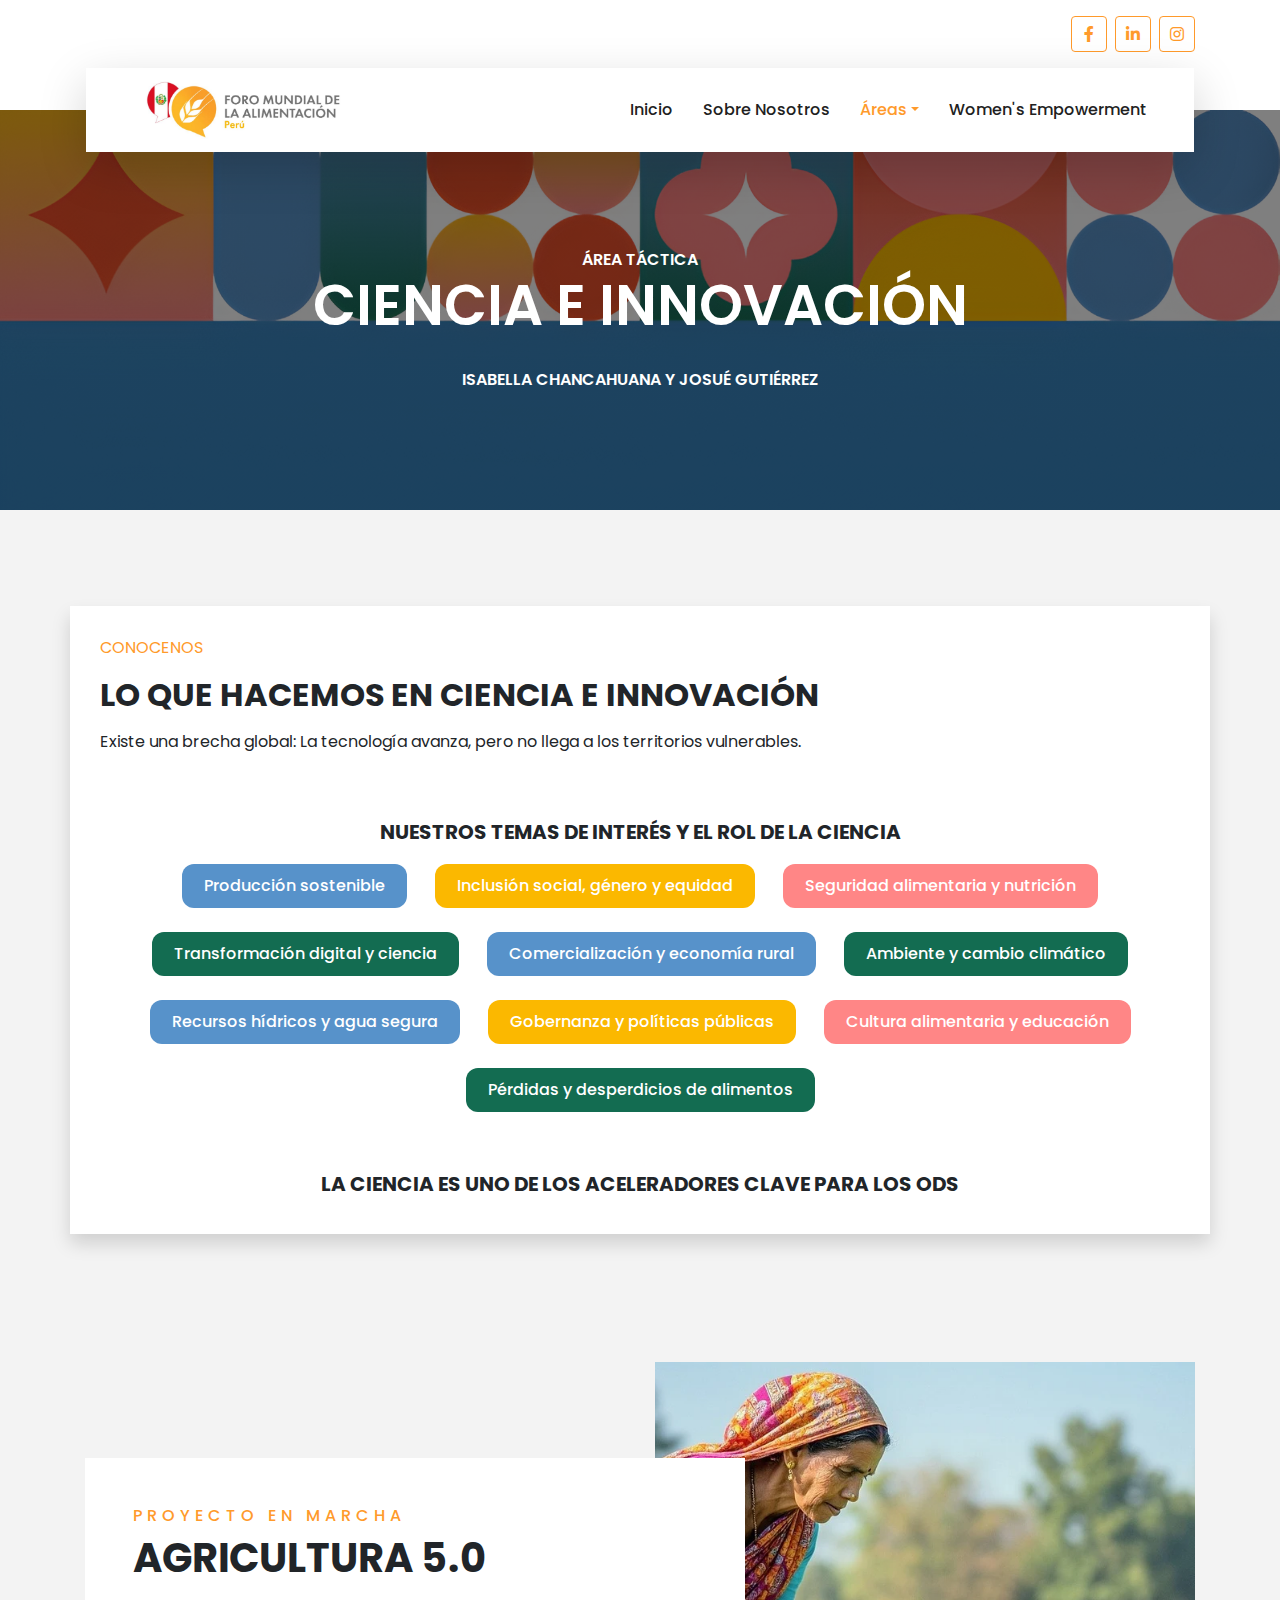
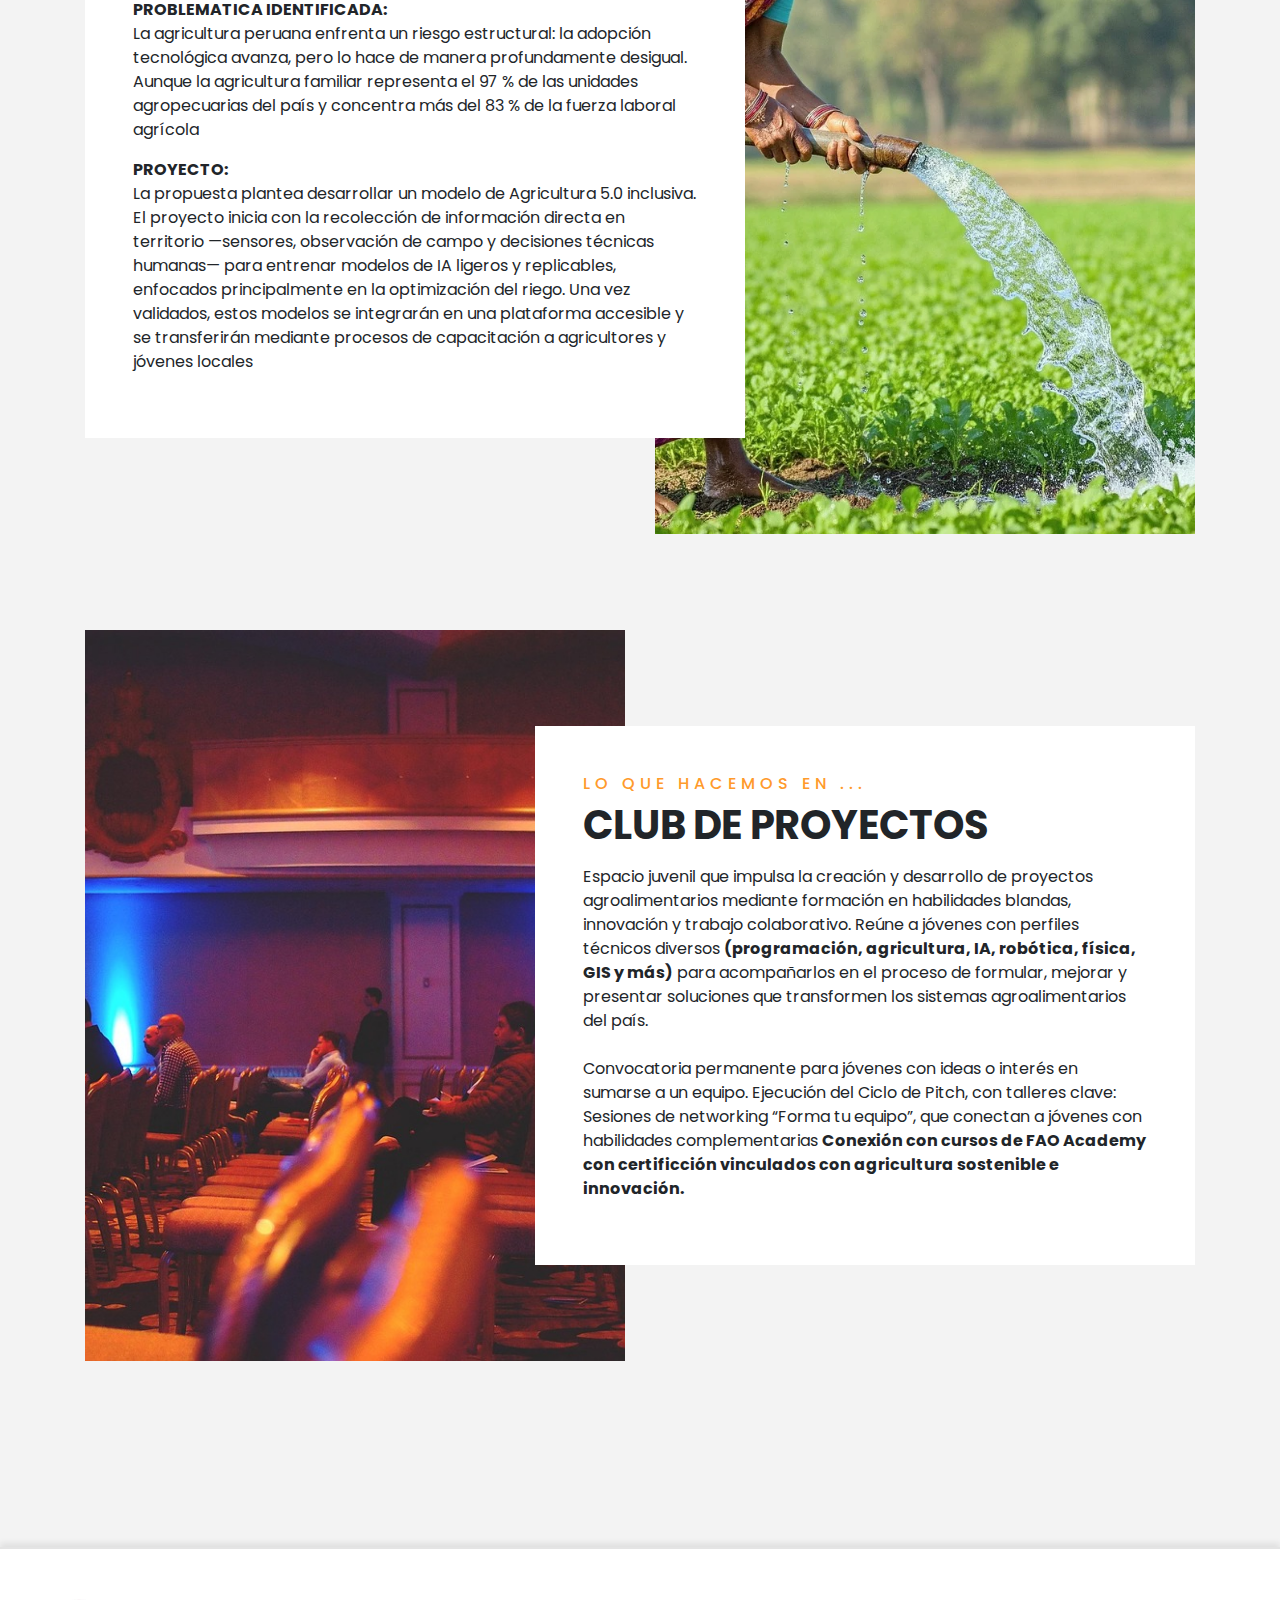
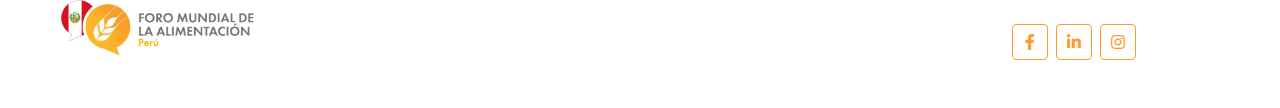
<file: cienciaeinnovacion.html>
<!DOCTYPE html>
<html lang="es">
  <head>
    <meta charset="utf-8" />
    <title>WFF Perú Chapter</title>
    <meta content="width=device-width, initial-scale=1.0" name="viewport" />
    <link href="img/logoWFFPeru.png" rel="icon" />
    <link rel="preconnect" href="https://fonts.gstatic.com" />
    <link
      href="https://cdnjs.cloudflare.com/ajax/libs/font-awesome/5.10.0/css/all.min.css"
      rel="stylesheet"
    />
    <link
      href="https://fonts.googleapis.com/css2?family=Poppins:wght@400;500;600;700&display=swap"
      rel="stylesheet"
    />
    <link href="css/style.css" rel="stylesheet" />
    <link href="css/wffStyle.css" rel="stylesheet" />
  </head>

  <body>
    <div class="bg-light">
    <div class="container-fluid pt-3 d-none d-lg-block">
      <div class="container">
        <div class="row">
          <div class="col-lg-6 text-center text-lg-left mb-2 mb-lg-0">
            <div class="d-inline-flex align-items-center">
              <p><!--<i class="fa fa-envelope mr-2"></i>--></p>
            </div>
          </div>
          <div class="col-lg-6 text-center text-lg-right">
            <div class="d-flex justify-content-end">
              <a
                class="btn btn-outline-primary btn-redes mr-2"
                href="https://www.facebook.com/WFFPeruChapter"
                ><i class="fab fa-facebook-f"></i
              ></a>
              <a
                class="btn btn-outline-primary btn-redes mr-2"
                href="https://www.linkedin.com/company/wffperuchapter/posts/?feedView=all"
                ><i class="fab fa-linkedin-in"></i
              ></a>
              <a
                class="btn btn-outline-primary btn-redes"
                href="https://www.instagram.com/wff_peru_chapter/"
                ><i class="fab fa-instagram"></i
              ></a>
            </div>
          </div>
        </div>
      </div>
    </div>

    <div class="container-fluid position-relative nav-bar">
      <div
        class="container-lg position-relative p-0 px-lg-3"
        style="z-index: 9"
      >
        <nav
          class="navbar navbar-expand-lg bg-light navbar-light shadow-lg py-3 py-lg-0 pl-3 pl-lg-5"
        >
          <a href="index.html" class="desktop">
            <img class="logoWFF" src="img/WFFPeru.png" alt="Logo" />
          </a>
          <a href="index.html" class="movil">
            <img class="logoWFF" src="img/logoWFFPeru.png" alt="Logo" />
          </a>
          <button
            type="button"
            class="navbar-toggler"
            data-toggle="collapse"
            data-target="#navbarCollapse"
          >
            <span class="navbar-toggler-icon"></span>
          </button>
          <div
            class="collapse navbar-collapse justify-content-between px-3"
            id="navbarCollapse"
          >
            <div class="navbar-nav ml-auto py-0">
              <a href="index.html" class="nav-item nav-link">Inicio</a>
              <a href="nosotros.html" class="nav-item nav-link"
                >Sobre Nosotros</a
              >
              <div class="nav-item dropdown">
                <a
                  class="nav-link dropdown-toggle active"
                  data-toggle="dropdown"
                  >Áreas</a
                >
                <div class="dropdown-menu border-0 rounded-0 m-0">
                  <a href="educacionycultura.html" class="dropdown-item"
                    >Educación y Cultura</a
                  >
                  <a href="cienciaeinnovacion.html" class="dropdown-item active"
                    >Ciencia e Innovación</a
                  >
                  <a href="politicasygobernanza.html" class="dropdown-item"
                    >Políticas y Gobernanza</a
                  >
                  <a href="comunicaciones.html" class="dropdown-item"
                    >Gestión de las<br />Comunicaciones</a
                  >
                  <a href="relacionamiento.html" class="dropdown-item"
                    >Relacionamiento de<br />Gestión de Recursos</a
                  >
                </div>
              </div>
              <a href="womensEmpowerment.html" class="nav-item nav-link"
                >Women's Empowerment</a
              >
            </div>
          </div>
        </nav>
      </div>
    </div>

    <div class="container-fluid cabecera">
      <div class="container">
        <div
          class="d-flex flex-column align-items-center justify-content-center"
          style="min-height: 400px"
        >
          <div class="d-inline-flex text-white">
            <p class="m-0 text-uppercase">
              <a class="text-white">Área táctica</a>
            </p>
          </div>
          <h3 class="display-4 text-white text-uppercase">
            Ciencia e Innovación
          </h3>
          <div class="d-inline-flex text-white">
            <p class="m-0 text-uppercase">
              Isabella Chancahuana y Josué Gutiérrez
            </p>
          </div>
        </div>
      </div>
    </div>
    </div>

    <div class="container-fluid py-5">
      <div class="container py-5">
        <div class="row">
          <div class="">
            <div class="pb-3">
              <div
                class="bg-white sombreadoBloque mb-3 clearfix"
                style="padding: 30px"
              >
                <div class="d-flex mb-3">
                  <a
                    class="text-primary text-uppercase text-decoration-none"
                    href=""
                    >CONOCENOS</a
                  >
                </div>
                <h2 class="mb-3">LO QUE HACEMOS EN CIENCIA E INNOVACIÓN</h2>
                <p>
                  Existe una brecha global: La tecnología avanza, pero no llega
                  a los territorios vulnerables.
                </p>
                <h5 class="text-uppercase" style="text-align: center; padding-top: 50px;">
                  <b>Nuestros temas de interés y el rol de la ciencia</b>
                </h5>
                <div class="grid">
                  <div class="bloque Azul">Producción sostenible</div>
                  <div class="bloque Amarillo">
                    Inclusión social, género y equidad
                  </div>
                  <div class="bloque Rosa">
                    Seguridad alimentaria y nutrición
                  </div>
                  <div class="bloque Verde">
                    Transformación digital y ciencia
                  </div>
                  <div class="bloque Azul">
                    Comercialización y economía rural
                  </div>
                  <div class="bloque Verde">Ambiente y cambio climático</div>
                  <div class="bloque Azul">Recursos hídricos y agua segura</div>
                  <div class="bloque Amarillo">
                    Gobernanza y políticas públicas
                  </div>
                  <div class="bloque Rosa">Cultura alimentaria y educación</div>
                  <div class="bloque Verde">
                    Pérdidas y desperdicios de alimentos
                  </div>
                </div>
                <br />
                <br />
                <h5 class="text-uppercase" style="text-align: center;">
                  <b
                    >La ciencia es uno de los aceleradores clave para los ODS</b
                  >
                </h5>
              </div>
            </div>
          </div>
        </div>
      </div>

      <div class="container-fluid">
        <div class="container pt-5">
          <div class="row nuevo">
            <div class="col-lg-6" style="min-height: 500px">
              <div class="position-relative h-100">
                <img
                  class="position-absolute w-100 h-100"
                  src="img/agricultura.jpg"
                  style="object-fit: cover"
                />
              </div>
            </div>
            <div class="col-lg-6 pt-5 pb-lg-5">
              <div class="about-text-right bg-white p-4 p-lg-5 my-lg-5">
                <h6
                  class="text-primary text-uppercase"
                  style="letter-spacing: 5px"
                >
                  Proyecto en marcha
                </h6>
                <h1 class="mb-3">AGRICULTURA 5.0</h1>
                <b>PROBLEMATICA IDENTIFICADA:</b>
                <p>
                  La agricultura peruana enfrenta un riesgo estructural: la
                  adopción tecnológica avanza, pero lo hace de manera
                  profundamente desigual. Aunque la agricultura familiar
                  representa el 97 % de las unidades agropecuarias del país y
                  concentra más del 83 % de la fuerza laboral agrícola
                </p>
                <b>PROYECTO:</b>
                <p>
                  La propuesta plantea desarrollar un modelo de Agricultura 5.0
                  inclusiva. El proyecto inicia con la recolección de
                  información directa en territorio —sensores, observación de
                  campo y decisiones técnicas humanas— para entrenar modelos de
                  IA ligeros y replicables, enfocados principalmente en la
                  optimización del riego. Una vez validados, estos modelos se
                  integrarán en una plataforma accesible y se transferirán
                  mediante procesos de capacitación a agricultores y jóvenes
                  locales
                </p>
              </div>
            </div>
          </div>
        </div>
      </div>

      <div class="container-fluid py-5">
        <div class="container pt-5">
          <div class="row">
            <div class="col-lg-6" style="min-height: 500px">
              <div class="position-relative h-100">
                <img
                  class="position-absolute w-100 h-100"
                  src="img/conferencia.jpg"
                  style="object-fit: cover"
                />
              </div>
            </div>
            <div class="col-lg-6 pt-5 pb-lg-5">
              <div class="about-text bg-white p-4 p-lg-5 my-lg-5">
                <h6
                  class="text-primary text-uppercase"
                  style="letter-spacing: 5px"
                >
                  Lo que hacemos en ...
                </h6>
                <h1 class="mb-3">CLUB DE PROYECTOS</h1>
                <p>
                  Espacio juvenil que impulsa la creación y desarrollo de
                  proyectos agroalimentarios mediante formación en habilidades
                  blandas, innovación y trabajo colaborativo. Reúne a jóvenes
                  con perfiles técnicos diversos
                  <b
                    >(programación, agricultura, IA, robótica, física, GIS y
                    más)</b
                  >
                  para acompañarlos en el proceso de formular, mejorar y
                  presentar soluciones que transformen los sistemas
                  agroalimentarios del país.<br /><br />

                  Convocatoria permanente para jóvenes con ideas o interés en
                  sumarse a un equipo. Ejecución del Ciclo de Pitch, con
                  talleres clave: Sesiones de networking “Forma tu equipo”, que
                  conectan a jóvenes con habilidades complementarias

                  <b
                    >Conexión con cursos de FAO Academy con certificción
                    vinculados con agricultura sostenible e innovación.</b
                  >
                </p>
              </div>
            </div>
          </div>
        </div>
      </div>
    </div>

    <div
      class="footer-max container-fluid text-white-50 py-5 px-sm-3 px-lg-5"
      style="margin-top: 90px"
    >
      <div class="footerwff">
        <div class="footer-sub">
          <a href="index.html" class="desktop">
            <img class="logoWFF" src="img/WFFPeru.png" alt="Logo" />
          </a>
          <a href="index.html" class="movil">
            <img class="logoWFF" src="img/logoWFFPeru.png" alt="Logo" />
          </a>
          <div class="redes">
            <h6 class="text-DARK text-uppercase" style="letter-spacing: 5px">
              Siguenos
            </h6>
            <div class="d-flex justify-content-start">
              <a
                class="btn btn-outline-primary btn-redes mr-2"
                href="https://www.facebook.com/WFFPeruChapter"
                ><i class="fab fa-facebook-f"></i
              ></a>
              <a
                class="btn btn-outline-primary btn-redes mr-2"
                href="https://www.linkedin.com/company/wffperuchapter/posts/?feedView=all"
                ><i class="fab fa-linkedin-in"></i
              ></a>
              <a
                class="btn btn-outline-primary btn-redes"
                href="https://www.instagram.com/wff_peru_chapter/"
                ><i class="fab fa-instagram"></i
              ></a>
            </div>
          </div>
        </div>
      </div>
    </div>

    <a href="#" class="btn btn-lg btn-primary bloque-subir"
      ><i class="fa fa-angle-double-up"></i
    ></a>

    <script src="https://code.jquery.com/jquery-3.4.1.min.js"></script>
    <script src="https://stackpath.bootstrapcdn.com/bootstrap/4.4.1/js/bootstrap.bundle.min.js"></script>
    <script src="lib/easing/easing.min.js"></script>

    <script src="js/main.js"></script>
  </body>
</html>
</file>
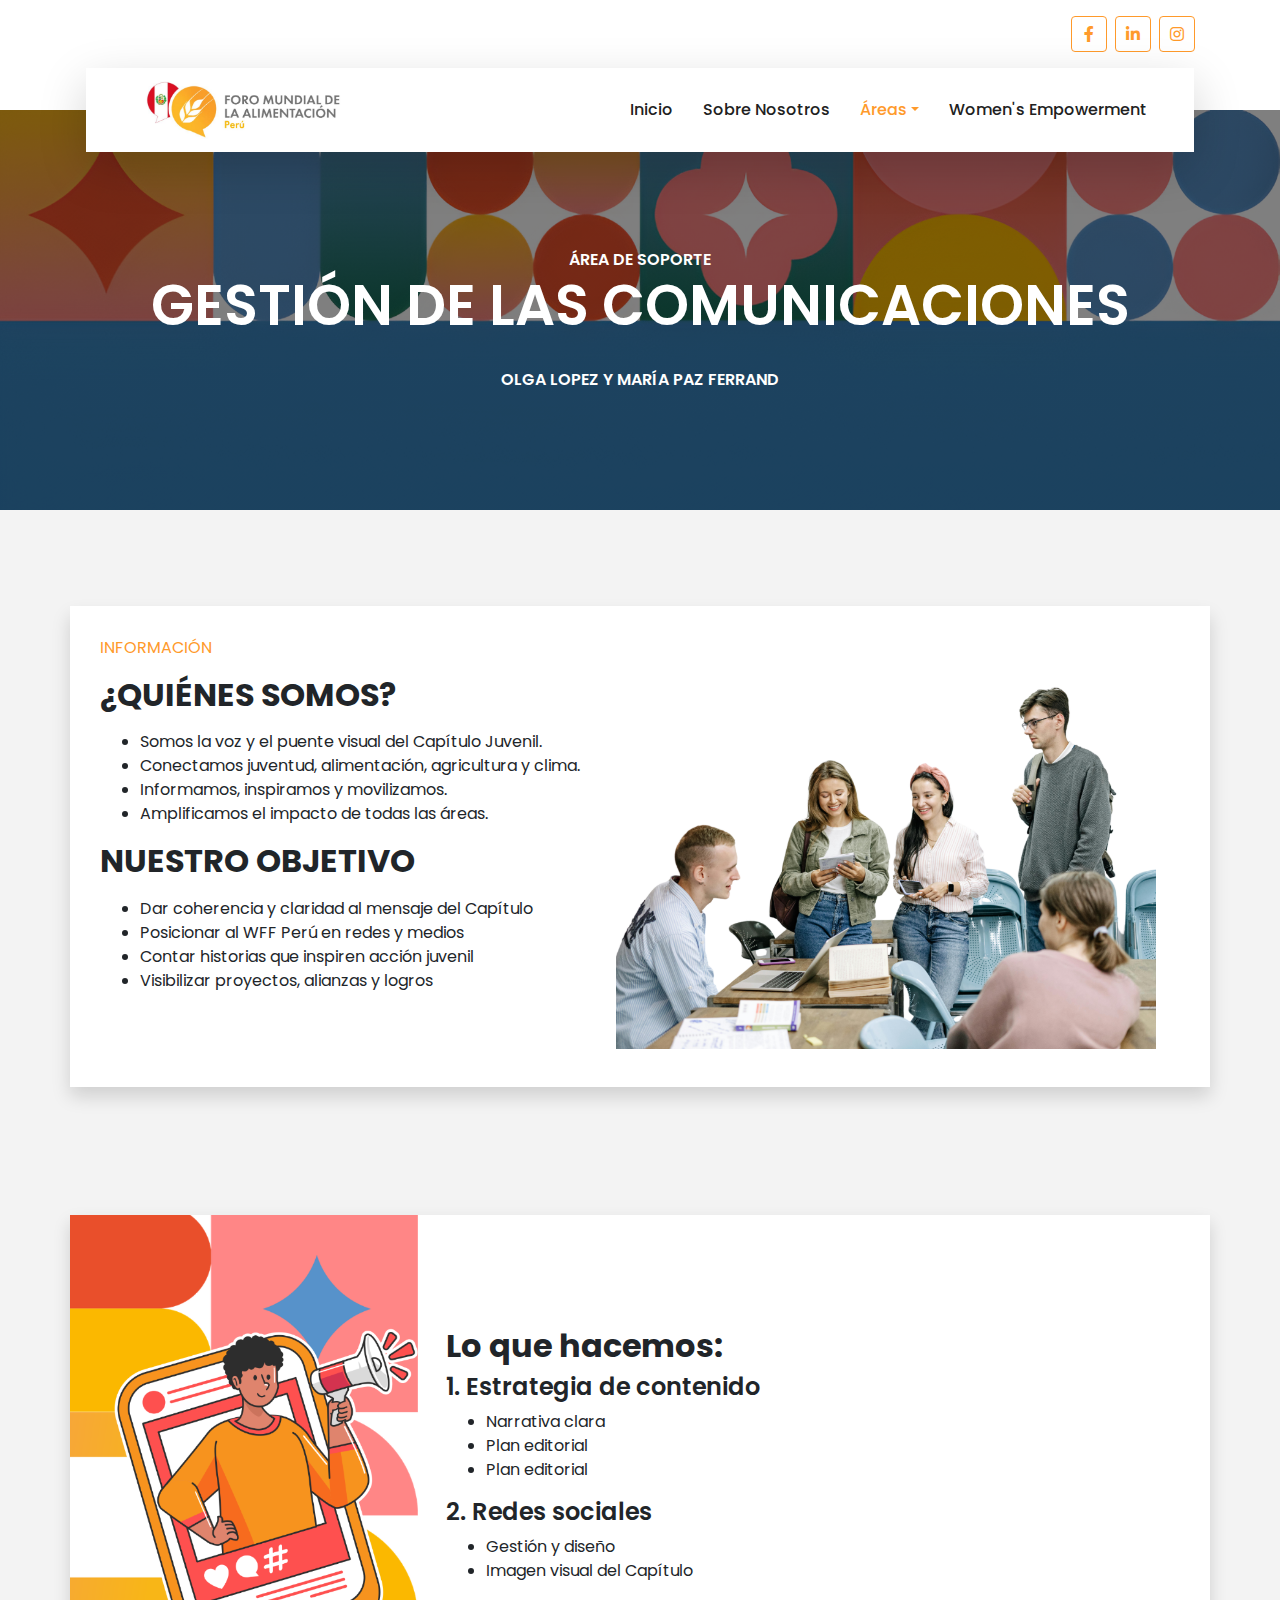
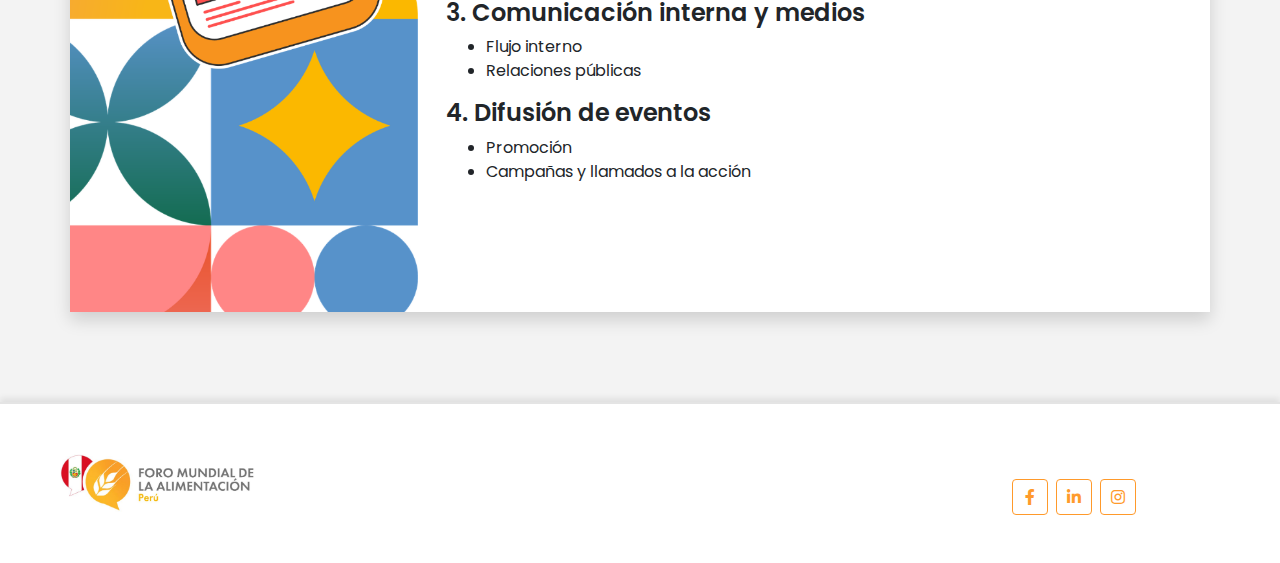
<file: comunicaciones.html>
<!DOCTYPE html>
<html lang="es">
  <head>
    <meta charset="utf-8" />
    <title>WFF Perú Chapter</title>
    <meta content="width=device-width, initial-scale=1.0" name="viewport" />
    <link href="img/logoWFFPeru.png" rel="icon" />
    <link rel="preconnect" href="https://fonts.gstatic.com" />
    <link
      href="https://cdnjs.cloudflare.com/ajax/libs/font-awesome/5.10.0/css/all.min.css"
      rel="stylesheet"
    />
    <link
      href="https://fonts.googleapis.com/css2?family=Poppins:wght@400;500;600;700&display=swap"
      rel="stylesheet"
    />
    <link href="css/style.css" rel="stylesheet" />
    <link href="css/wffStyle.css" rel="stylesheet" />
  </head>

  <body>
    <div class="bg-light">
      <div class="container-fluid pt-3 d-none d-lg-block">
        <div class="container">
          <div class="row">
            <div class="col-lg-6 text-center text-lg-left mb-2 mb-lg-0">
              <div class="d-inline-flex align-items-center">
                <p><!--<i class="fa fa-envelope mr-2"></i>--></p>
              </div>
            </div>
            <div class="col-lg-6 text-center text-lg-right">
              <div class="d-flex justify-content-end">
                <a
                  class="btn btn-outline-primary btn-redes mr-2"
                  href="https://www.facebook.com/WFFPeruChapter"
                  ><i class="fab fa-facebook-f"></i
                ></a>
                <a
                  class="btn btn-outline-primary btn-redes mr-2"
                  href="https://www.linkedin.com/company/wffperuchapter/posts/?feedView=all"
                  ><i class="fab fa-linkedin-in"></i
                ></a>
                <a
                  class="btn btn-outline-primary btn-redes"
                  href="https://www.instagram.com/wff_peru_chapter/"
                  ><i class="fab fa-instagram"></i
                ></a>
              </div>
            </div>
          </div>
        </div>
      </div>

      <div class="container-fluid position-relative nav-bar p-0">
        <div
          class="container-lg position-relative p-0 px-lg-3"
          style="z-index: 9"
        >
          <nav
            class="navbar navbar-expand-lg bg-light navbar-light shadow-lg py-3 py-lg-0 pl-3 pl-lg-5"
          >
            <a href="index.html" class="desktop">
              <img class="logoWFF" src="img/WFFPeru.png" alt="Logo" />
            </a>
            <a href="index.html" class="movil">
              <img class="logoWFF" src="img/logoWFFPeru.png" alt="Logo" />
            </a>
            <button
              type="button"
              class="navbar-toggler"
              data-toggle="collapse"
              data-target="#navbarCollapse"
            >
              <span class="navbar-toggler-icon"></span>
            </button>
            <div
              class="collapse navbar-collapse justify-content-between px-3"
              id="navbarCollapse"
            >
              <div class="navbar-nav ml-auto py-0">
                <a href="index.html" class="nav-item nav-link">Inicio</a>
                <a href="nosotros.html" class="nav-item nav-link"
                  >Sobre Nosotros</a
                >
                <div class="nav-item dropdown">
                  <a
                    class="nav-link dropdown-toggle active"
                    data-toggle="dropdown"
                    >Áreas</a
                  >
                  <div class="dropdown-menu border-0 rounded-0 m-0">
                    <a href="educacionycultura.html" class="dropdown-item"
                      >Educación y Cultura</a
                    >
                    <a href="cienciaeinnovacion.html" class="dropdown-item"
                      >Ciencia e Innovación</a
                    >
                    <a href="politicasygobernanza.html" class="dropdown-item"
                      >Políticas y Gobernanza</a
                    >
                    <a href="comunicaciones.html" class="dropdown-item active"
                      >Gestión de las<br />Comunicaciones</a
                    >
                    <a href="relacionamiento.html" class="dropdown-item"
                      >Relacionamiento y<br />Gestión de Recursos</a
                    >
                  </div>
                </div>
                <a href="womensEmpowerment.html" class="nav-item nav-link"
                  >Women's Empowerment</a
                >
              </div>
            </div>
          </nav>
        </div>
      </div>

      <div class="container-fluid cabecera">
        <div class="container">
          <div
            class="d-flex flex-column align-items-center justify-content-center"
            style="min-height: 400px"
          >
            <div class="d-inline-flex text-white">
              <p class="m-0 text-uppercase">
                <a class="text-white">Área de Soporte</a>
              </p>
            </div>
            <h3 class="display-4 text-white text-uppercase">
              Gestión de las Comunicaciones
            </h3>
            <div class="d-inline-flex text-white">
              <p class="m-0 text-uppercase">Olga Lopez y María Paz Ferrand</p>
            </div>
          </div>
        </div>
      </div>
    </div>

    <div class="container-fluid py-5">
      <div class="container py-5">
        <div class="row">
          <div class="bloque-completo">
            <div class="pb-3" style="width: 100%">
              <div
                class="bg-white sombreadoBloque mb-3 clearfix"
                style="padding: 30px"
              >
                <div class="d-flex mb-3">
                  <a
                    class="text-primary text-uppercase text-decoration-none"
                    href=""
                    >INFORMACIÓN</a
                  >
                </div>
                <img
                  class="img-fluid img-w float-right mr-4 mb-2"
                  src="img/Jovenes.png"
                />
                <h2 class="mb-3">¿QUIÉNES SOMOS?</h2>

                <ul>
                  <li>Somos la voz y el puente visual del Capítulo Juvenil.</li>
                  <li>
                    Conectamos juventud, alimentación, agricultura y clima.
                  </li>
                  <li>Informamos, inspiramos y movilizamos.</li>
                  <li>Amplificamos el impacto de todas las áreas.</li>
                </ul>

                <h2 class="mb-3">NUESTRO OBJETIVO</h2>

                <ul>
                  <li>Dar coherencia y claridad al mensaje del Capítulo</li>
                  <li>Posicionar al WFF Perú en redes y medios</li>
                  <li>Contar historias que inspiren acción juvenil</li>
                  <li>Visibilizar proyectos, alianzas y logros</li>
                </ul>
              </div>
            </div>
          </div>
        </div>
      </div>
    </div>

    <div class="container-fluid">
      <div class="container">
        <div class="row">
          <div class="cuadro-completo">
            <div class="cuadro-flotante shadow bg-white">
              <div class="cuadro">
                <div class="imagen">
                  <img
                    src="img/comu.png"
                    class="img-fluid decor-img-comu"
                    alt=""
                  />
                </div>

                <div class="cuadro-text">
                  <h2 class="">Lo que hacemos:</h2>
                  <h4>1. Estrategia de contenido</h4>
                  <ul>
                    <li>Narrativa clara</li>
                    <li>Plan editorial</li>
                    <li>Plan editorial</li>
                  </ul>
                  <h4>2. Redes sociales</h4>
                  <ul>
                    <li>Gestión y diseño</li>
                    <li>Imagen visual del Capítulo</li>
                  </ul>
                  <h4>3. Comunicación interna y medios</h4>
                  <ul>
                    <li>Flujo interno</li>
                    <li>Relaciones públicas</li>
                  </ul>
                  <h4>4. Difusión de eventos</h4>
                  <ul>
                    <li>Promoción</li>
                    <li>Campañas y llamados a la acción</li>
                  </ul>
                </div>
              </div>
            </div>
          </div>
        </div>
      </div>
    </div>

    <div
      class="footer-max container-fluid text-white-50 py-5 px-sm-3 px-lg-5"
      style="margin-top: 90px"
    >
      <div class="footerwff">
        <div class="footer-sub">
          <a href="index.html" class="desktop">
            <img class="logoWFF" src="img/WFFPeru.png" alt="Logo" />
          </a>
          <a href="index.html" class="movil">
            <img class="logoWFF" src="img/logoWFFPeru.png" alt="Logo" />
          </a>
          <div class="redes">
            <h6 class="text-DARK text-uppercase" style="letter-spacing: 5px">
              Siguenos
            </h6>
            <div class="d-flex justify-content-start">
              <a
                class="btn btn-outline-primary btn-redes mr-2"
                href="https://www.facebook.com/WFFPeruChapter"
                ><i class="fab fa-facebook-f"></i
              ></a>
              <a
                class="btn btn-outline-primary btn-redes mr-2"
                href="https://www.linkedin.com/company/wffperuchapter/posts/?feedView=all"
                ><i class="fab fa-linkedin-in"></i
              ></a>
              <a
                class="btn btn-outline-primary btn-redes"
                href="https://www.instagram.com/wff_peru_chapter/"
                ><i class="fab fa-instagram"></i
              ></a>
            </div>
          </div>
        </div>
      </div>
    </div>

    <a href="#" class="btn btn-lg btn-primary bloque-subir"
      ><i class="fa fa-angle-double-up"></i
    ></a>

    <script src="https://code.jquery.com/jquery-3.4.1.min.js"></script>
    <script src="https://stackpath.bootstrapcdn.com/bootstrap/4.4.1/js/bootstrap.bundle.min.js"></script>
    <script src="lib/easing/easing.min.js"></script>

    <script src="js/main.js"></script>
  </body>
</html>
</file>
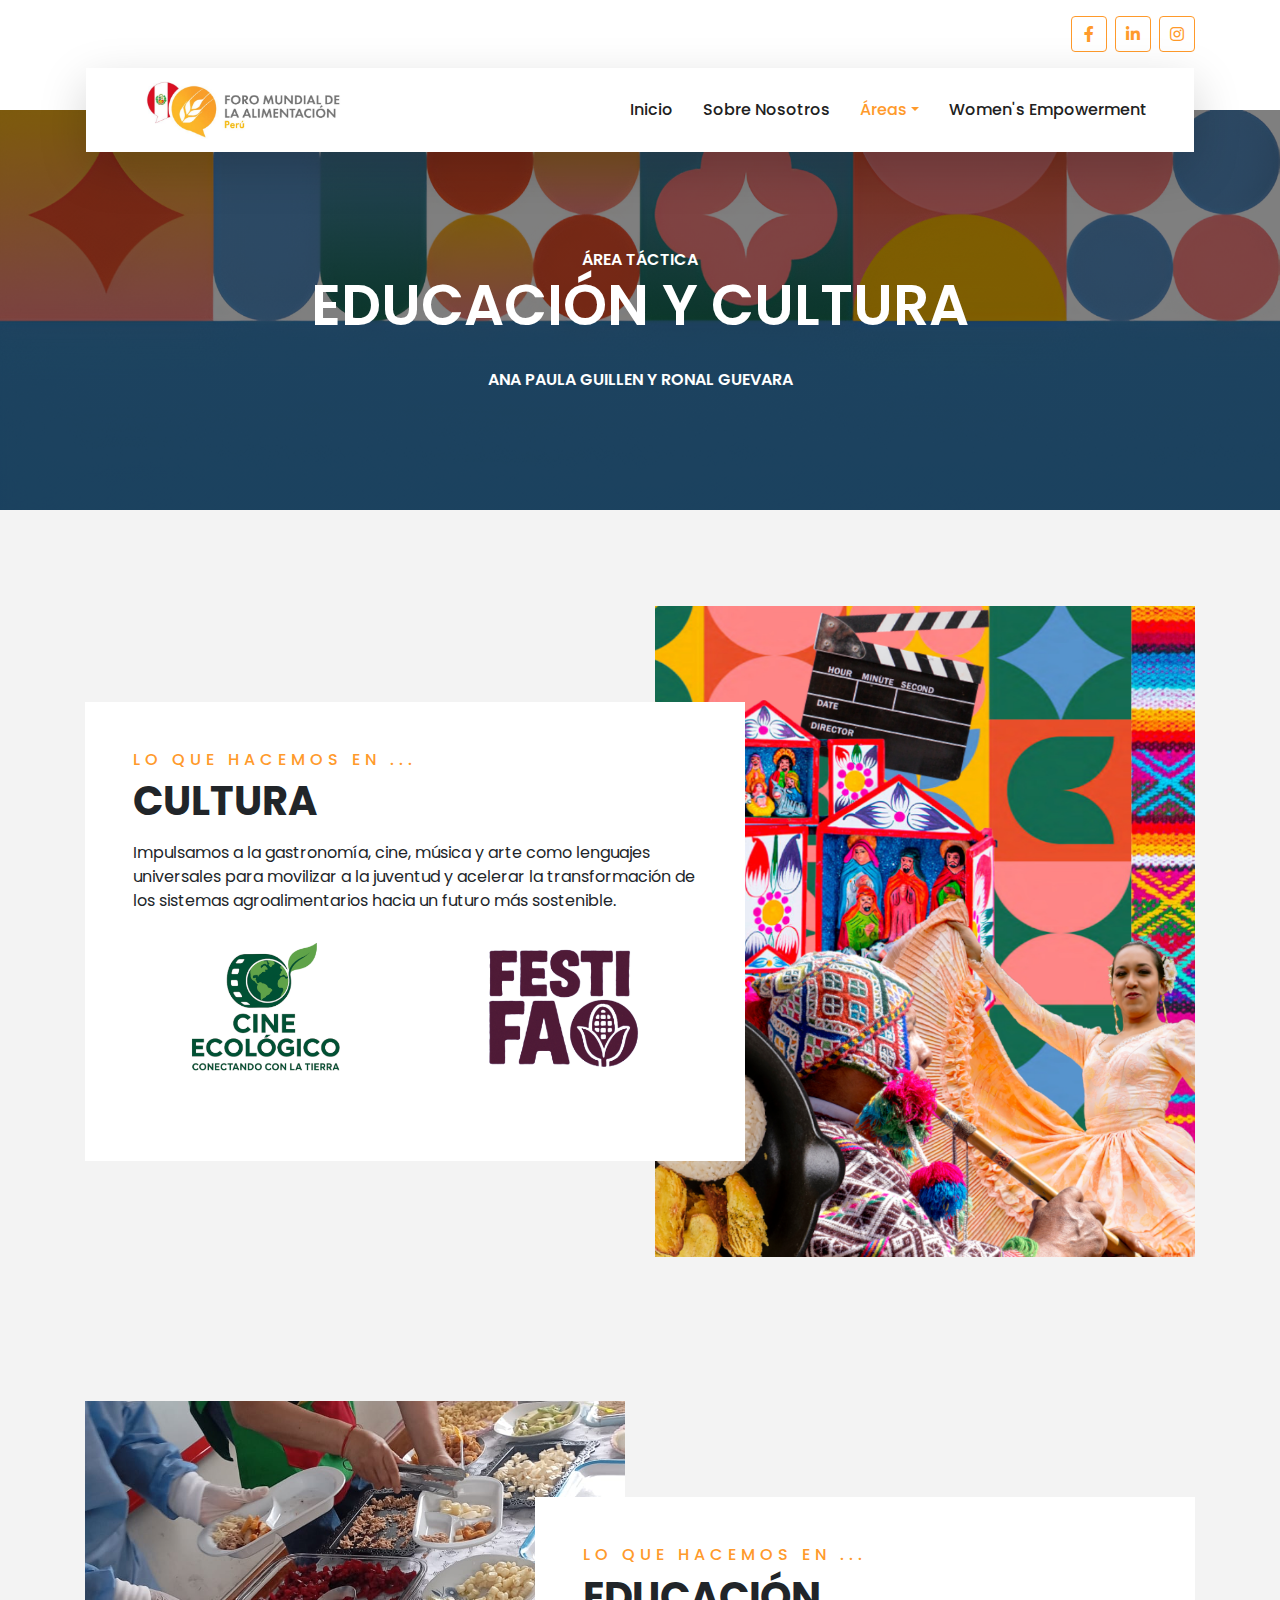
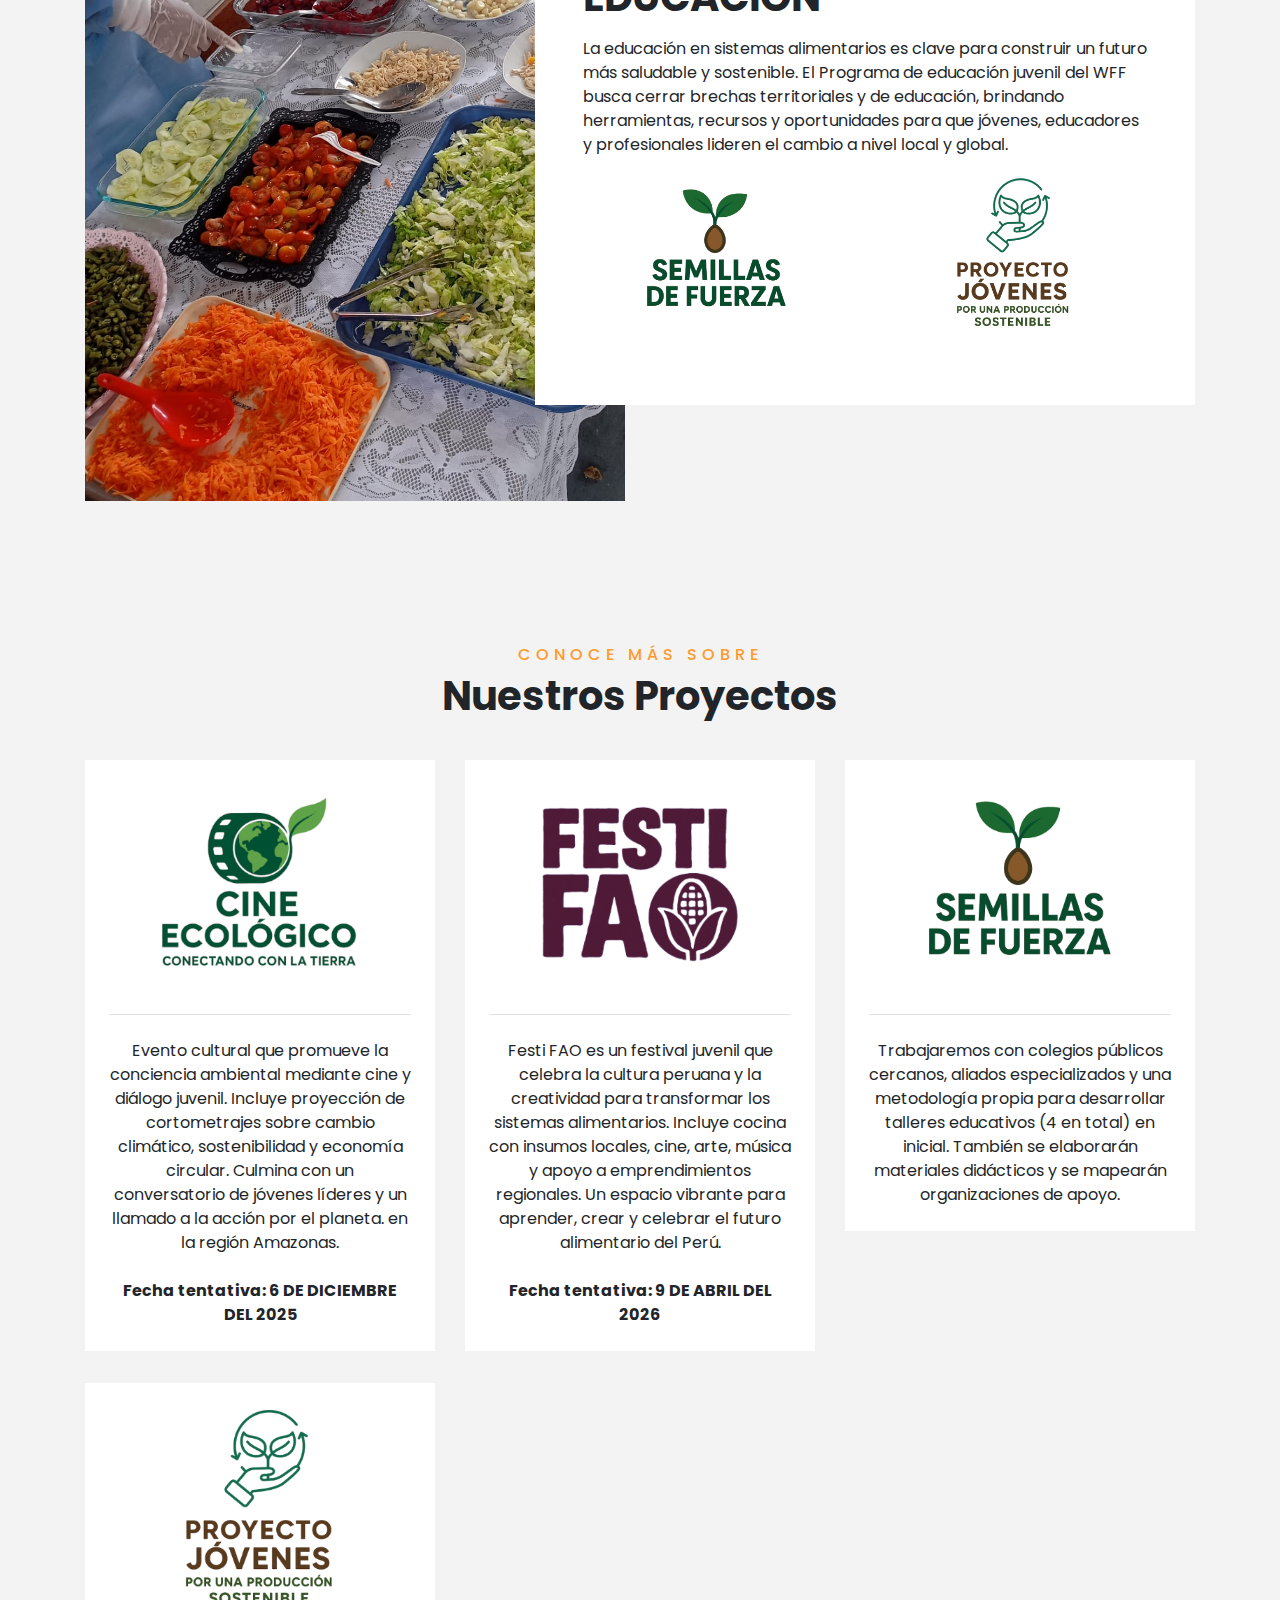
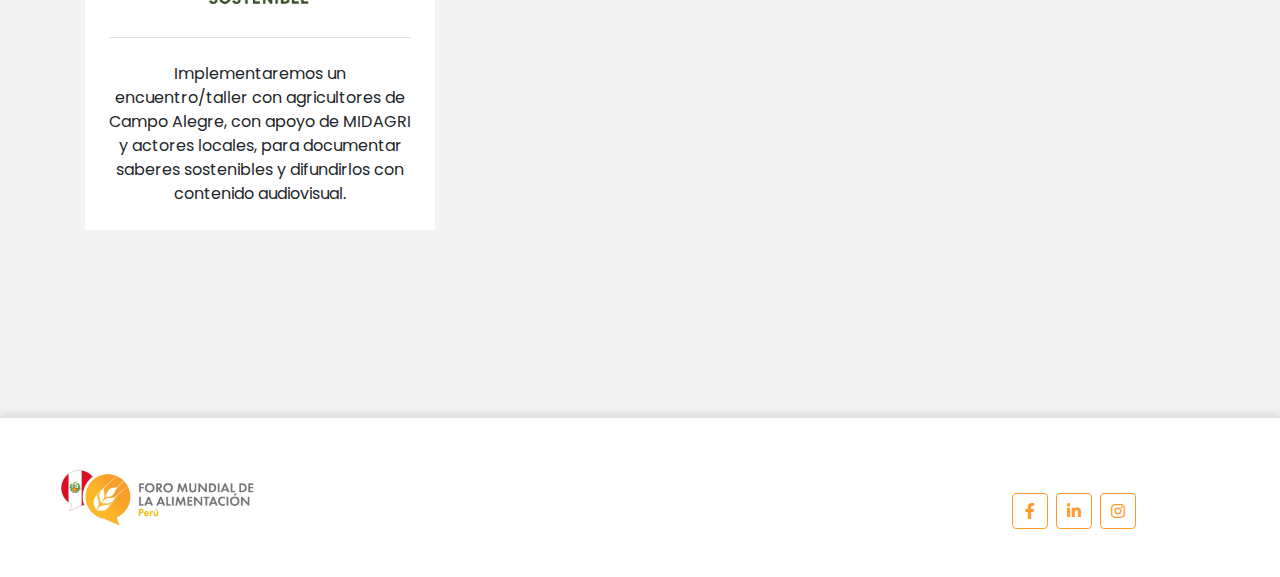
<file: educacionycultura.html>
<!DOCTYPE html>
<html lang="es">
  <head>
    <meta charset="utf-8" />
    <title>WFF Perú Chapter</title>
    <meta content="width=device-width, initial-scale=1.0" name="viewport" />
    <link href="img/logoWFFPeru.png" rel="icon" />
    <link rel="preconnect" href="https://fonts.gstatic.com" />
    <link
      href="https://cdnjs.cloudflare.com/ajax/libs/font-awesome/5.10.0/css/all.min.css"
      rel="stylesheet"
    />
    <link
      href="https://fonts.googleapis.com/css2?family=Poppins:wght@400;500;600;700&display=swap"
      rel="stylesheet"
    />
    <link href="css/style.css" rel="stylesheet" />
    <link href="css/wffStyle.css" rel="stylesheet" />
  </head>

  <body>
    <div class="bg-light">
      <div class="container-fluid pt-3 d-none d-lg-block">
        <div class="container">
          <div class="row">
            <div class="col-lg-6 text-center text-lg-left mb-2 mb-lg-0">
              <div class="d-inline-flex align-items-center">
                <p><!--<i class="fa fa-envelope mr-2"></i>--></p>
              </div>
            </div>
            <div class="col-lg-6 text-center text-lg-right">
              <div class="d-flex justify-content-end">
                <a
                  class="btn btn-outline-primary btn-redes mr-2"
                  href="https://www.facebook.com/WFFPeruChapter"
                  ><i class="fab fa-facebook-f"></i
                ></a>
                <a
                  class="btn btn-outline-primary btn-redes mr-2"
                  href="https://www.linkedin.com/company/wffperuchapter/posts/?feedView=all"
                  ><i class="fab fa-linkedin-in"></i
                ></a>
                <a
                  class="btn btn-outline-primary btn-redes"
                  href="https://www.instagram.com/wff_peru_chapter/"
                  ><i class="fab fa-instagram"></i
                ></a>
              </div>
            </div>
          </div>
        </div>
      </div>

      <div class="container-fluid position-relative nav-bar p-0">
        <div
          class="container-lg position-relative p-0 px-lg-3"
          style="z-index: 9"
        >
          <nav
            class="navbar navbar-expand-lg bg-light navbar-light shadow-lg py-3 py-lg-0 pl-3 pl-lg-5"
          >
            <a href="index.html" class="desktop">
              <img class="logoWFF" src="img/WFFPeru.png" alt="Logo" />
            </a>
            <a href="index.html" class="movil">
              <img class="logoWFF" src="img/logoWFFPeru.png" alt="Logo" />
            </a>
            <button
              type="button"
              class="navbar-toggler"
              data-toggle="collapse"
              data-target="#navbarCollapse"
            >
              <span class="navbar-toggler-icon"></span>
            </button>
            <div
              class="collapse navbar-collapse justify-content-between px-3"
              id="navbarCollapse"
            >
              <div class="navbar-nav ml-auto py-0">
                <a href="index.html" class="nav-item nav-link">Inicio</a>
                <a href="nosotros.html" class="nav-item nav-link"
                  >Sobre Nosotros</a
                >
                <div class="nav-item dropdown">
                  <a
                    class="nav-link dropdown-toggle active"
                    data-toggle="dropdown"
                    >Áreas</a
                  >
                  <div class="dropdown-menu border-0 rounded-0 m-0">
                    <a
                      href="educacionycultura.html"
                      class="dropdown-item active"
                      >Educación y Cultura</a
                    >
                    <a href="cienciaeinnovacion.html" class="dropdown-item"
                      >Ciencia e Innovación</a
                    >
                    <a href="politicasygobernanza.html" class="dropdown-item"
                      >Políticas y Gobernanza</a
                    >
                    <a href="comunicaciones.html" class="dropdown-item"
                      >Gestión de las<br />Comunicaciones</a
                    >
                    <a href="relacionamiento.html" class="dropdown-item"
                      >Relacionamiento de<br />Gestión de Recursos</a
                    >
                  </div>
                </div>
                <a href="womensEmpowerment.html" class="nav-item nav-link"
                  >Women's Empowerment</a
                >
              </div>
            </div>
          </nav>
        </div>
      </div>
      <div class="container-fluid cabecera">
        <div class="container">
          <div
            class="d-flex flex-column align-items-center justify-content-center"
            style="min-height: 400px"
          >
            <div class="d-inline-flex text-white">
              <p class="m-0 text-uppercase">
                <a class="text-white">Área táctica</a>
              </p>
            </div>
            <h3 class="display-4 text-white text-uppercase">
              Educación y Cultura
            </h3>
            <div class="d-inline-flex text-white">
              <p class="m-0 text-uppercase">
                Ana Paula Guillen y Ronal Guevara
              </p>
            </div>
          </div>
        </div>
      </div>
    </div>

    <div class="container-fluid py-5">
      <div class="container pt-5">
        <div class="row nuevo">
          <div class="col-lg-6" style="min-height: 500px">
            <div class="position-relative h-100">
              <img
                class="position-absolute w-100 h-100"
                src="img/AboutCultura.png"
                style="object-fit: cover"
              />
            </div>
          </div>
          <div class="col-lg-6 pt-5 pb-lg-5">
            <div class="about-text-right bg-white p-4 p-lg-5 my-lg-5">
              <h6
                class="text-primary text-uppercase"
                style="letter-spacing: 5px"
              >
                Lo que hacemos en ...
              </h6>
              <h1 class="mb-3">CULTURA</h1>
              <p>
                Impulsamos a la gastronomía, cine, música y arte como lenguajes
                universales para movilizar a la juventud y acelerar la
                transformación de los sistemas agroalimentarios hacia un futuro
                más sostenible.
              </p>
              <div class="row mb-4">
                <div class="col-6">
                  <img class="img-fluid" src="img/CineEcologico.png" alt="" />
                </div>
                <div class="col-6">
                  <img class="img-fluid" src="img/FestiFAO.png" alt="" />
                </div>
              </div>
            </div>
          </div>
        </div>
      </div>
    </div>

    <div class="container-fluid py-5">
      <div class="container pt-5">
        <div class="row">
          <div class="col-lg-6" style="min-height: 500px">
            <div class="position-relative h-100">
              <img
                class="position-absolute w-100 h-100"
                src="img/AboutEducacion.png"
                style="object-fit: cover"
              />
            </div>
          </div>
          <div class="col-lg-6 pt-5 pb-lg-5">
            <div class="about-text bg-white p-4 p-lg-5 my-lg-5">
              <h6
                class="text-primary text-uppercase"
                style="letter-spacing: 5px"
              >
                Lo que hacemos en ...
              </h6>
              <h1 class="mb-3">EDUCACIÓN</h1>
              <p>
                La educación en sistemas alimentarios es clave para construir un
                futuro más saludable y sostenible. El Programa de educación
                juvenil del WFF busca cerrar brechas territoriales y de
                educación, brindando herramientas, recursos y oportunidades para
                que jóvenes, educadores y profesionales lideren el cambio a
                nivel local y global.
              </p>
              <div class="row mb-4">
                <div class="col-6">
                  <img
                    class="img-fluid"
                    src="img/SemillasDeFuerza.png"
                    alt=""
                  />
                </div>
                <div class="col-6">
                  <img
                    class="img-fluid"
                    src="img/ProyectosJovenes.png"
                    alt=""
                  />
                </div>
              </div>
            </div>
          </div>
        </div>
      </div>
    </div>

    <div class="container-fluid py-5">
      <div class="container pt-5 pb-3">
        <div class="text-center mb-3 pb-3">
          <h6 class="text-primary text-uppercase" style="letter-spacing: 5px">
            Conoce más sobre
          </h6>
          <h1>Nuestros Proyectos</h1>
        </div>
        <div class="row">
          <div class="col-lg-4 col-md-6 mb-4">
            <div class="bloque-info bg-white mb-2">
              <img class="img-fluid" src="img/CineEcologico.png" alt="" />
              <div class="p-4">
                <div class="border-top pt-4">
                  <span>
                    Evento cultural que promueve la conciencia ambiental
                    mediante cine y diálogo juvenil. Incluye proyección de
                    cortometrajes sobre cambio climático, sostenibilidad y
                    economía circular. Culmina con un conversatorio de jóvenes
                    líderes y un llamado a la acción por el planeta. en la
                    región Amazonas. <br /><br /><b
                      >Fecha tentativa: 6 DE DICIEMBRE DEL 2025</b
                    >
                  </span>
                </div>
              </div>
            </div>
          </div>
          <div class="col-lg-4 col-md-6 mb-4">
            <div class="bloque-info bg-white mb-2">
              <img class="img-fluid" src="img/FestiFAO.png" alt="" />
              <div class="p-4">
                <div class="border-top pt-4">
                  <span>
                    Festi FAO es un festival juvenil que celebra la cultura
                    peruana y la creatividad para transformar los sistemas
                    alimentarios. Incluye cocina con insumos locales, cine,
                    arte, música y apoyo a emprendimientos regionales. Un
                    espacio vibrante para aprender, crear y celebrar el futuro
                    alimentario del Perú. <br /><br /><b
                      >Fecha tentativa: 9 DE ABRIL DEL 2026</b
                    >
                  </span>
                </div>
              </div>
            </div>
          </div>
          <div class="col-lg-4 col-md-6 mb-4">
            <div class="bloque-info bg-white mb-2">
              <img class="img-fluid" src="img/SemillasDeFuerza.png" alt="" />
              <div class="p-4">
                <div class="border-top pt-4">
                  <span>
                    Trabajaremos con colegios públicos cercanos, aliados
                    especializados y una metodología propia para desarrollar
                    talleres educativos (4 en total) en inicial. También se
                    elaborarán materiales didácticos y se mapearán
                    organizaciones de apoyo.
                  </span>
                </div>
              </div>
            </div>
          </div>
          <div class="col-lg-4 col-md-6 mb-4">
            <div class="bloque-info bg-white mb-2">
              <img class="img-fluid" src="img/ProyectosJovenes.png" alt="" />
              <div class="p-4">
                <div class="border-top pt-4">
                  <span>
                    Implementaremos un encuentro/taller con agricultores de
                    Campo Alegre, con apoyo de MIDAGRI y actores locales, para
                    documentar saberes sostenibles y difundirlos con contenido
                    audiovisual.
                  </span>
                </div>
              </div>
            </div>
          </div>
        </div>
      </div>
    </div>

    <div
      class="footer-max container-fluid text-white-50 py-5 px-sm-3 px-lg-5"
      style="margin-top: 90px"
    >
      <div class="footerwff">
        <div class="footer-sub">
          <a href="index.html" class="desktop">
            <img class="logoWFF" src="img/WFFPeru.png" alt="Logo" />
          </a>
          <a href="index.html" class="movil">
            <img class="logoWFF" src="img/logoWFFPeru.png" alt="Logo" />
          </a>
          <div class="redes">
            <h6 class="text-DARK text-uppercase" style="letter-spacing: 5px">
              Siguenos
            </h6>
            <div class="d-flex justify-content-start">
              <a
                class="btn btn-outline-primary btn-redes mr-2"
                href="https://www.facebook.com/WFFPeruChapter"
                ><i class="fab fa-facebook-f"></i
              ></a>
              <a
                class="btn btn-outline-primary btn-redes mr-2"
                href="https://www.linkedin.com/company/wffperuchapter/posts/?feedView=all"
                ><i class="fab fa-linkedin-in"></i
              ></a>
              <a
                class="btn btn-outline-primary btn-redes"
                href="https://www.instagram.com/wff_peru_chapter/"
                ><i class="fab fa-instagram"></i
              ></a>
            </div>
          </div>
        </div>
      </div>
    </div>

    <a href="#" class="btn btn-lg btn-primary bloque-subir"
      ><i class="fa fa-angle-double-up"></i
    ></a>

    <script src="https://code.jquery.com/jquery-3.4.1.min.js"></script>
    <script src="https://stackpath.bootstrapcdn.com/bootstrap/4.4.1/js/bootstrap.bundle.min.js"></script>
    <script src="lib/easing/easing.min.js"></script>

    <script src="js/main.js"></script>
  </body>
</html>
</file>
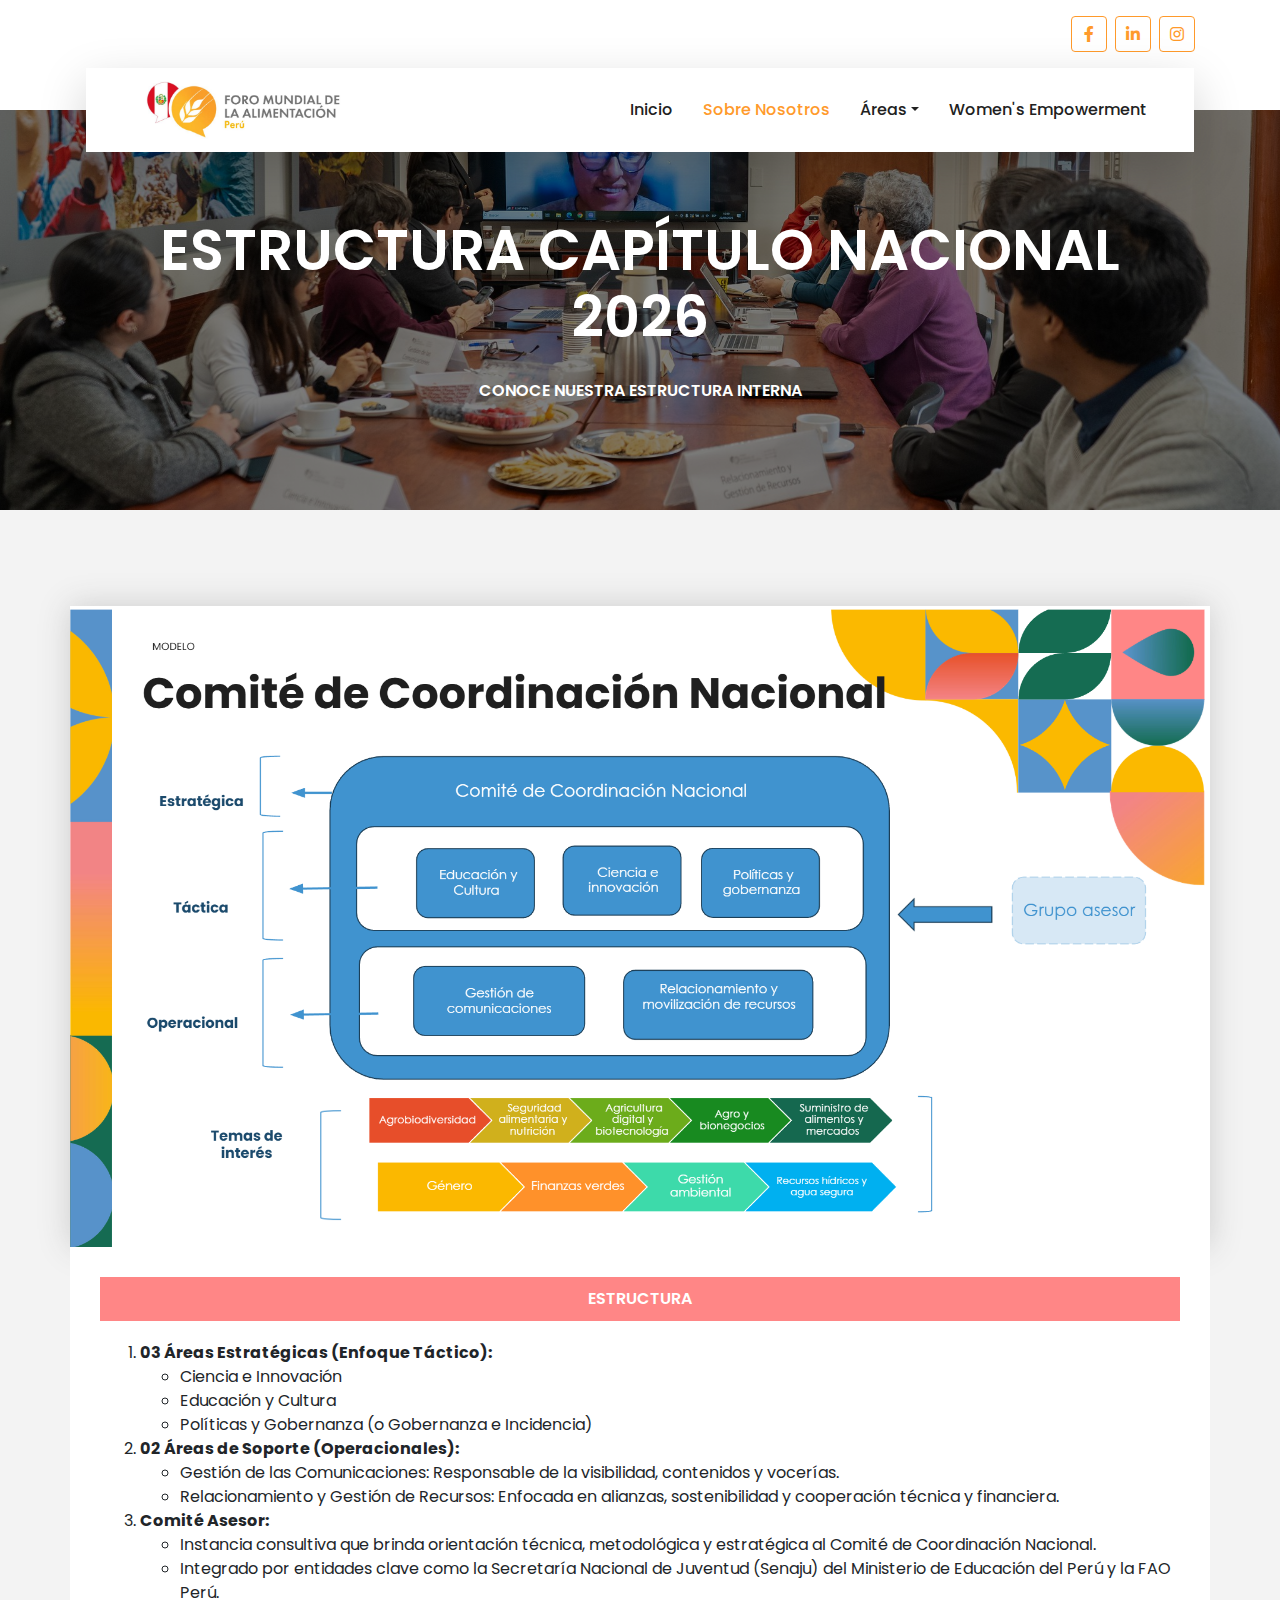
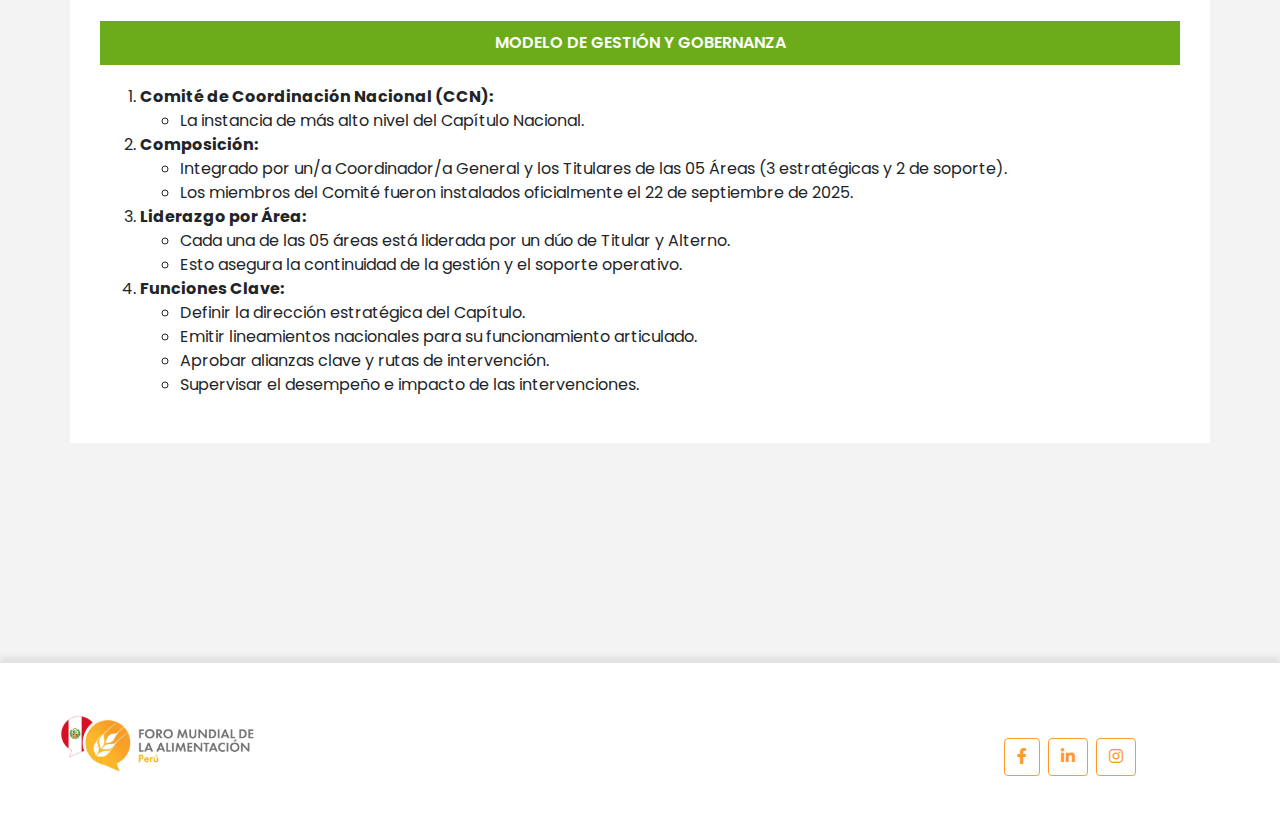
<file: nosotros.html>
<!DOCTYPE html>
<html lang="es">
  <head>
    <meta charset="utf-8" />
    <title>WFF Perú Chapter</title>
    <meta content="width=device-width, initial-scale=1.0" name="viewport" />
    <link href="img/logoWFFPeru.png" rel="icon" />
    <link rel="preconnect" href="https://fonts.gstatic.com" />
    <link
      href="https://cdnjs.cloudflare.com/ajax/libs/font-awesome/5.10.0/css/all.min.css"
      rel="stylesheet"
    />
    <link
      href="https://fonts.googleapis.com/css2?family=Poppins:wght@400;500;600;700&display=swap"
      rel="stylesheet"
    />
    <link href="css/style.css" rel="stylesheet" />
    <link href="css/wffStyle.css" rel="stylesheet" />
  </head>

  <body>
    <div class="bg-light">
      <div class="container-fluid pt-3 d-none d-lg-block">
        <div class="container">
          <div class="row">
            <div class="col-lg-6 text-center text-lg-left mb-2 mb-lg-0">
              <div class="d-inline-flex align-items-center">
                <p><!--<i class="fa fa-envelope mr-2"></i>--></p>
              </div>
            </div>
            <div class="col-lg-6 text-center text-lg-right">
              <div class="d-flex justify-content-end">
                <a
                  class="btn btn-outline-primary btn-redes mr-2"
                  href="https://www.facebook.com/WFFPeruChapter"
                  ><i class="fab fa-facebook-f"></i
                ></a>
                <a
                  class="btn btn-outline-primary btn-redes mr-2"
                  href="https://www.linkedin.com/company/wffperuchapter/posts/?feedView=all"
                  ><i class="fab fa-linkedin-in"></i
                ></a>
                <a
                  class="btn btn-outline-primary btn-redes"
                  href="https://www.instagram.com/wff_peru_chapter/"
                  ><i class="fab fa-instagram"></i
                ></a>
              </div>
            </div>
          </div>
        </div>
      </div>

      <div class="container-fluid position-relative nav-bar p-0">
        <div
          class="container-lg position-relative p-0 px-lg-3"
          style="z-index: 9"
        >
          <nav
            class="navbar navbar-expand-lg bg-light navbar-light shadow-lg py-3 py-lg-0 pl-3 pl-lg-5"
          >
            <a href="index.html" class="desktop">
              <img class="logoWFF" src="img/WFFPeru.png" alt="Logo" />
            </a>
            <a href="index.html" class="movil">
              <img class="logoWFF" src="img/logoWFFPeru.png" alt="Logo" />
            </a>
            <button
              type="button"
              class="navbar-toggler"
              data-toggle="collapse"
              data-target="#navbarCollapse"
            >
              <span class="navbar-toggler-icon"></span>
            </button>
            <div
              class="collapse navbar-collapse justify-content-between px-3"
              id="navbarCollapse"
            >
              <div class="navbar-nav ml-auto py-0">
                <a href="index.html" class="nav-item nav-link">Inicio</a>
                <a href="nosotros.html" class="nav-item nav-link active"
                  >Sobre Nosotros</a
                >
                <div class="nav-item dropdown">
                  <a class="nav-link dropdown-toggle" data-toggle="dropdown"
                    >Áreas</a
                  >
                  <div class="dropdown-menu border-0 rounded-0 m-0">
                    <a href="educacionycultura.html" class="dropdown-item"
                      >Educación y Cultura</a
                    >
                    <a href="cienciaeinnovacion.html" class="dropdown-item"
                      >Ciencia e Innovación</a
                    >
                    <a href="politicasygobernanza.html" class="dropdown-item"
                      >Políticas y Gobernanza</a
                    >
                    <a href="comunicaciones.html" class="dropdown-item"
                      >Gestión de las<br />Comunicaciones</a
                    >
                    <a href="relacionamiento.html" class="dropdown-item"
                      >Relacionamiento de<br />Gestión de Recursos</a
                    >
                  </div>
                </div>
                <a href="womensEmpowerment.html" class="nav-item nav-link"
                  >Women's Empowerment</a
                >
              </div>
            </div>
          </nav>
        </div>
      </div>

      <div class="container-fluid cabecera-other">
        <div class="container">
          <div
            class="d-flex flex-column align-items-center justify-content-center"
            style="min-height: 400px"
          >
            <h3
              class="display-4 text-white text-uppercase"
              style="text-align: center"
            >
              ESTRUCTURA CAPÍTULO NACIONAL 2026
            </h3>
            <div class="d-inline-flex text-white">
              <p class="m-0 text-uppercase">
                <a>Conoce nuestra estructura interna</a>
              </p>
            </div>
          </div>
        </div>
      </div>
    </div>

    <div class="container-fluid py-5">
      <div class="container py-5">
        <div class="row">
          <div class="">
            <div class="pb-3">
              <div class="bloque-texto">
                <div class="position-relative">
                  <img
                    class="img-fluid w-100"
                    src="img/Estructura.png"
                    alt=""
                  />
                </div>
              </div>
              <div class="bg-white mb-3 clearfix" style="padding: 30px">
                <div class="marcado Rosa">ESTRUCTURA</div>
                <ol>
                  <li>
                    <b>03 Áreas Estratégicas (Enfoque Táctico):</b>
                    <ul>
                      <li>Ciencia e Innovación</li>
                      <li>Educación y Cultura</li>
                      <li>
                        Políticas y Gobernanza (o Gobernanza e Incidencia)
                      </li>
                    </ul>
                  </li>
                  <li>
                    <b>02 Áreas de Soporte (Operacionales):</b>
                    <ul>
                      <li>
                        Gestión de las Comunicaciones: Responsable de la
                        visibilidad, contenidos y vocerías.
                      </li>
                      <li>
                        Relacionamiento y Gestión de Recursos: Enfocada en
                        alianzas, sostenibilidad y cooperación técnica y
                        financiera.
                      </li>
                    </ul>
                  </li>
                  <li>
                    <b>Comité Asesor:</b>
                    <ul>
                      <li>
                        Instancia consultiva que brinda orientación técnica,
                        metodológica y estratégica al Comité de Coordinación
                        Nacional.
                      </li>
                      <li>
                        Integrado por entidades clave como la Secretaría
                        Nacional de Juventud (Senaju) del Ministerio de
                        Educación del Perú y la FAO Perú.
                      </li>
                    </ul>
                  </li>
                </ol>
                <div class="marcado VerdeLimon">
                  MODELO DE GESTIÓN Y GOBERNANZA
                </div>
                <ol>
                  <li>
                    <b>Comité de Coordinación Nacional (CCN):</b>
                    <ul>
                      <li>
                        La instancia de más alto nivel del Capítulo Nacional.
                      </li>
                    </ul>
                  </li>
                  <li>
                    <b>Composición:</b>
                    <ul>
                      <li>
                        Integrado por un/a Coordinador/a General y los Titulares
                        de las 05 Áreas (3 estratégicas y 2 de soporte).
                      </li>
                      <li>
                        Los miembros del Comité fueron instalados oficialmente
                        el 22 de septiembre de 2025.
                      </li>
                    </ul>
                  </li>
                  <li>
                    <b>Liderazgo por Área:</b>
                    <ul>
                      <li>
                        Cada una de las 05 áreas está liderada por un dúo de
                        Titular y Alterno.
                      </li>
                      <li>
                        Esto asegura la continuidad de la gestión y el soporte
                        operativo.
                      </li>
                    </ul>
                  </li>
                  <li>
                    <b>Funciones Clave:</b>
                    <ul>
                      <li>Definir la dirección estratégica del Capítulo.</li>
                      <li>
                        Emitir lineamientos nacionales para su funcionamiento
                        articulado.
                      </li>
                      <li>Aprobar alianzas clave y rutas de intervención.</li>
                      <li>
                        Supervisar el desempeño e impacto de las intervenciones.
                      </li>
                    </ul>
                  </li>
                </ol>
              </div>
            </div>
          </div>
        </div>
      </div>
    </div>

    <div
      class="footer-max container-fluid text-white-50 py-5 px-sm-3 px-lg-5"
      style="margin-top: 90px"
    >
      <div class="footerwff">
        <div class="footer-sub">
          <a href="index.html" class="desktop">
            <img class="logoWFF" src="img/WFFPeru.png" alt="Logo" />
          </a>
          <a href="index.html" class="movil">
            <img class="logoWFF" src="img/logoWFFPeru.png" alt="Logo" />
          </a>
          <div class="redes">
            <h6 class="text-DARK text-uppercase" style="letter-spacing: 5px">
              Siguenos
            </h6>
            <div class="d-flex justify-content-start">
              <a
                class="btn btn-outline-primary btn-square mr-2"
                href="https://www.facebook.com/WFFPeruChapter"
                ><i class="fab fa-facebook-f"></i
              ></a>
              <a
                class="btn btn-outline-primary btn-square mr-2"
                href="https://www.linkedin.com/company/wffperuchapter/posts/?feedView=all"
                ><i class="fab fa-linkedin-in"></i
              ></a>
              <a
                class="btn btn-outline-primary btn-square"
                href="https://www.instagram.com/wff_peru_chapter/"
                ><i class="fab fa-instagram"></i
              ></a>
            </div>
          </div>
        </div>
      </div>
    </div>

    <a href="#" class="btn btn-lg btn-primary bloque-subir"
      ><i class="fa fa-angle-double-up"></i
    ></a>

    <script src="https://code.jquery.com/jquery-3.4.1.min.js"></script>
    <script src="https://stackpath.bootstrapcdn.com/bootstrap/4.4.1/js/bootstrap.bundle.min.js"></script>
    <script src="lib/easing/easing.min.js"></script>

    <script src="js/main.js"></script>
  </body>
</html>
</file>
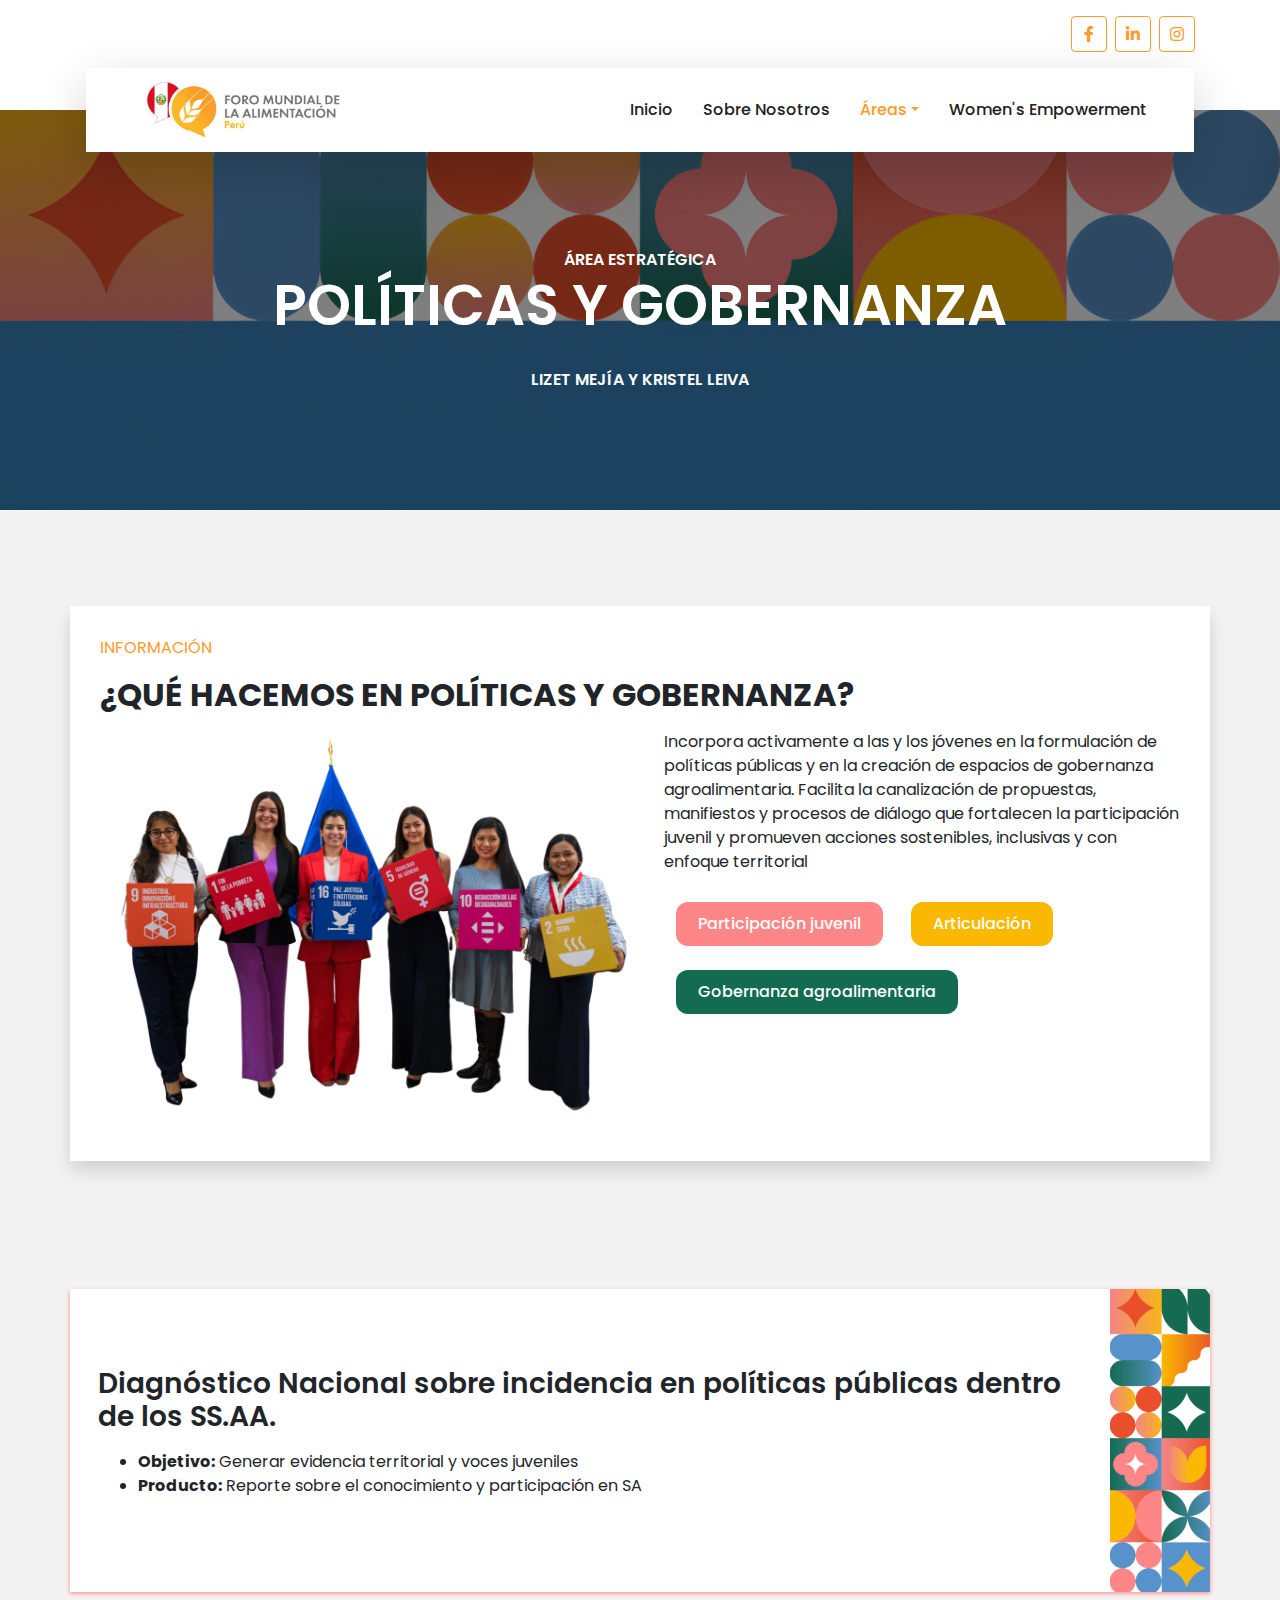
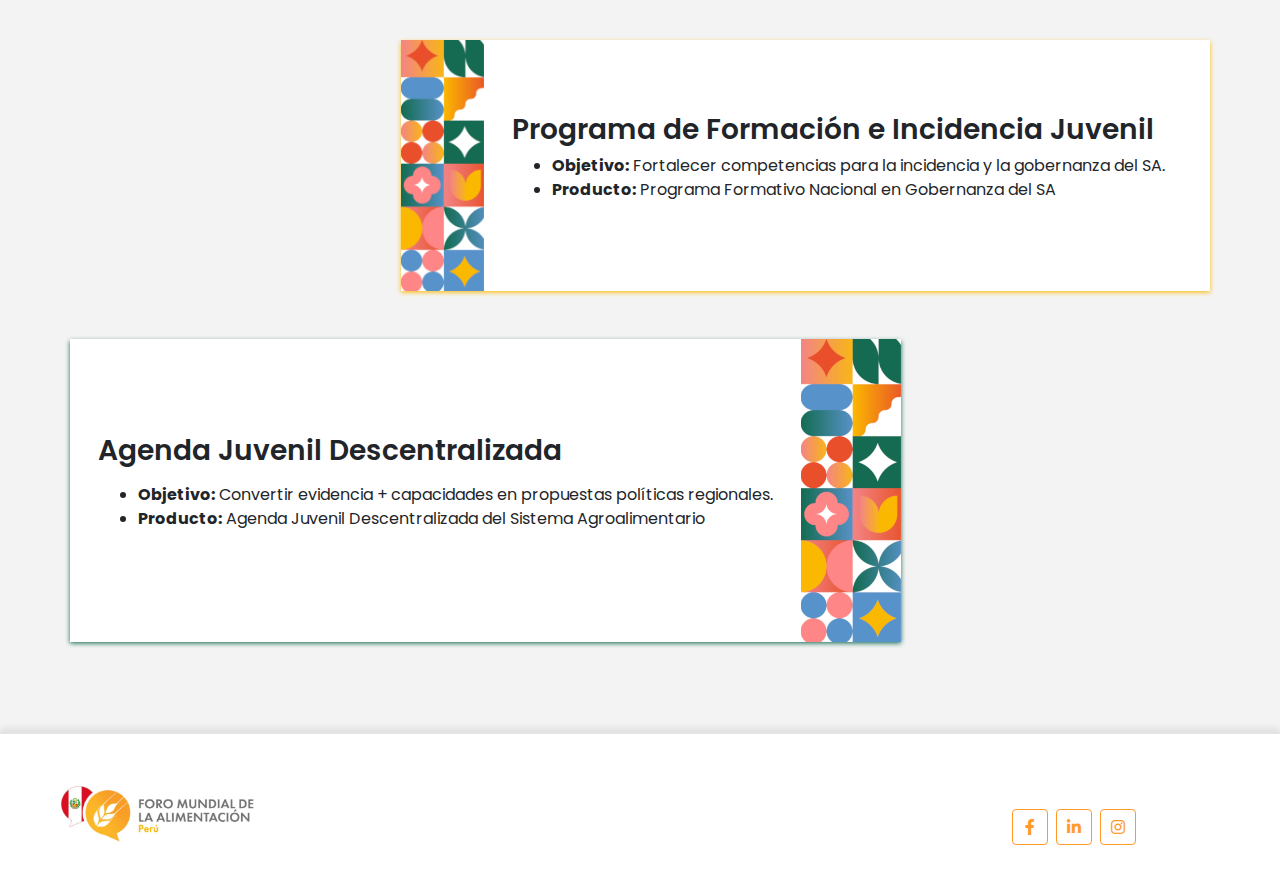
<file: politicasygobernanza.html>
<!DOCTYPE html>
<html lang="es">
  <head>
    <meta charset="utf-8" />
    <title>WFF Perú Chapter</title>
    <meta content="width=device-width, initial-scale=1.0" name="viewport" />
    <link href="img/logoWFFPeru.png" rel="icon" />
    <link rel="preconnect" href="https://fonts.gstatic.com" />
    <link
      href="https://cdnjs.cloudflare.com/ajax/libs/font-awesome/5.10.0/css/all.min.css"
      rel="stylesheet"
    />
    <link
      href="https://fonts.googleapis.com/css2?family=Poppins:wght@400;500;600;700&display=swap"
      rel="stylesheet"
    />
    <link href="css/style.css" rel="stylesheet" />
    <link href="css/wffStyle.css" rel="stylesheet" />
  </head>

  <body>
    <div class="bg-light">
      <div class="container-fluid pt-3 d-none d-lg-block">
        <div class="container">
          <div class="row">
            <div class="col-lg-6 text-center text-lg-left mb-2 mb-lg-0">
              <div class="d-inline-flex align-items-center">
                <p><!--<i class="fa fa-envelope mr-2"></i>--></p>
              </div>
            </div>
            <div class="col-lg-6 text-center text-lg-right">
              <div class="d-flex justify-content-end">
                <a
                  class="btn btn-outline-primary btn-redes mr-2"
                  href="https://www.facebook.com/WFFPeruChapter"
                  ><i class="fab fa-facebook-f"></i
                ></a>
                <a
                  class="btn btn-outline-primary btn-redes mr-2"
                  href="https://www.linkedin.com/company/wffperuchapter/posts/?feedView=all"
                  ><i class="fab fa-linkedin-in"></i
                ></a>
                <a
                  class="btn btn-outline-primary btn-redes"
                  href="https://www.instagram.com/wff_peru_chapter/"
                  ><i class="fab fa-instagram"></i
                ></a>
              </div>
            </div>
          </div>
        </div>
      </div>

      <div class="container-fluid position-relative nav-bar p-0">
        <div
          class="container-lg position-relative p-0 px-lg-3"
          style="z-index: 9"
        >
          <nav
            class="navbar navbar-expand-lg bg-light navbar-light shadow-lg py-3 py-lg-0 pl-3 pl-lg-5"
          >
            <a href="index.html" class="desktop">
              <img class="logoWFF" src="img/WFFPeru.png" alt="Logo" />
            </a>
            <a href="index.html" class="movil">
              <img class="logoWFF" src="img/logoWFFPeru.png" alt="Logo" />
            </a>
            <button
              type="button"
              class="navbar-toggler"
              data-toggle="collapse"
              data-target="#navbarCollapse"
            >
              <span class="navbar-toggler-icon"></span>
            </button>
            <div
              class="collapse navbar-collapse justify-content-between px-3"
              id="navbarCollapse"
            >
              <div class="navbar-nav ml-auto py-0">
                <a href="index.html" class="nav-item nav-link">Inicio</a>
                <a href="nosotros.html" class="nav-item nav-link"
                  >Sobre Nosotros</a
                >
                <div class="nav-item dropdown">
                  <a
                    class="nav-link dropdown-toggle active"
                    data-toggle="dropdown"
                    >Áreas</a
                  >
                  <div class="dropdown-menu border-0 rounded-0 m-0">
                    <a href="educacionycultura.html" class="dropdown-item"
                      >Educación y Cultura</a
                    >
                    <a href="cienciaeinnovacion.html" class="dropdown-item"
                      >Ciencia e Innovación</a
                    >
                    <a
                      href="politicasygobernanza.html"
                      class="dropdown-item active"
                      >Políticas y Gobernanza</a
                    >
                    <a href="comunicaciones.html" class="dropdown-item"
                      >Gestión de las<br />Comunicaciones</a
                    >
                    <a href="relacionamiento.html" class="dropdown-item"
                      >Relacionamiento y<br />Gestión de Recursos</a
                    >
                  </div>
                </div>
                <a href="womensEmpowerment.html" class="nav-item nav-link"
                  >Women's Empowerment</a
                >
              </div>
            </div>
          </nav>
        </div>
      </div>

      <div class="container-fluid cabecera">
        <div class="container">
          <div
            class="d-flex flex-column align-items-center justify-content-center"
            style="min-height: 400px"
          >
            <div class="d-inline-flex text-white">
              <p class="m-0 text-uppercase">
                <a class="text-white">Área Estratégica</a>
              </p>
            </div>
            <h3 class="display-4 text-white text-uppercase">
              Políticas y Gobernanza
            </h3>
            <div class="d-inline-flex text-white">
              <p class="m-0 text-uppercase">Lizet Mejía y Kristel Leiva</p>
            </div>
          </div>
        </div>
      </div>
    </div>

    <div class="container-fluid py-5">
      <div class="container py-5">
        <div class="row">
          <div class="">
            <div class="pb-3">
              <div
                class="bg-white sombreadoBloque mb-3 clearfix"
                style="padding: 30px"
              >
                <div class="d-flex mb-3">
                  <a
                    class="text-primary text-uppercase text-decoration-none"
                    href=""
                    >INFORMACIÓN</a
                  >
                </div>
                <h2 class="mb-3">¿QUÉ HACEMOS EN POLÍTICAS Y GOBERNANZA?</h2>
                <img
                  class="img-fluid img-w float-left mr-4 mb-2"
                  src="img/mujeres.png"
                />
                <p>
                  Incorpora activamente a las y los jóvenes en la formulación de
                  políticas públicas y en la creación de espacios de gobernanza
                  agroalimentaria. Facilita la canalización de propuestas,
                  manifiestos y procesos de diálogo que fortalecen la
                  participación juvenil y promueven acciones sostenibles,
                  inclusivas y con enfoque territorial
                </p>
                <div class="bloque Rosa">Participación juvenil</div>
                <div class="bloque Amarillo">Articulación</div>
                <div class="bloque Verde">Gobernanza agroalimentaria</div>
              </div>
            </div>
          </div>
        </div>
      </div>
    </div>

    <div class="container-fluid">
      <div class="container">
        <div class="row">
          <div class="col-lg-13">
            <div class="cuadro-flotante boxShadowRosa bg-white">
              <div class="cuadro">
                <div class="cuadro-text">
                  <h3 class="mb-3">
                    Diagnóstico Nacional sobre incidencia en políticas públicas
                    dentro de los SS.AA.
                  </h3>
                  <ul>
                    <li>
                      <b>Objetivo:</b> Generar evidencia territorial y voces
                      juveniles
                    </li>
                    <li>
                      <b>Producto:</b> Reporte sobre el conocimiento y
                      participación en SA
                    </li>
                  </ul>
                </div>

                <div class="">
                  <img src="img/deco.png" class="decor-img" alt="" />
                </div>
              </div>
            </div>
          </div>
        </div>
      </div>
    </div>

    <div class="container-fluid py-5">
      <div class="container">
        <div class="row">
          <div class="col-lg-13 ml-auto">
            <div class="cuadro-flotante boxShadowAmarillo bg-white">
              <div class="cuadro">
                <div class="">
                  <img src="img/deco.png" class="img-fluid decor-img" alt="" />
                </div>

                <div class="cuadro-text">
                  <h3 class="">Programa de Formación e Incidencia Juvenil</h3>
                  <ul>
                    <li>
                      <b>Objetivo:</b> Fortalecer competencias para la
                      incidencia y la gobernanza del SA.
                    </li>
                    <li>
                      <b>Producto:</b> Programa Formativo Nacional en Gobernanza
                      del SA
                    </li>
                  </ul>
                </div>
              </div>
            </div>
          </div>
        </div>
      </div>
    </div>

    <div class="container-fluid">
      <div class="container">
        <div class="row">
          <div class="col-lg-13">
            <div class="cuadro-flotante boxShadowVerde bg-white">
              <div class="cuadro">
                <div class="cuadro-text">
                  <h3 class="mb-3">Agenda Juvenil Descentralizada</h3>
                  <ul>
                    <li>
                      <b>Objetivo:</b> Convertir evidencia + capacidades en
                      propuestas políticas regionales.
                    </li>
                    <li>
                      <b>Producto:</b> Agenda Juvenil Descentralizada del
                      Sistema Agroalimentario
                    </li>
                  </ul>
                </div>

                <div class="">
                  <img src="img/deco.png" class="decor-img" alt="" />
                </div>
              </div>
            </div>
          </div>
        </div>
      </div>
    </div>

    <div
      class="footer-max container-fluid text-white-50 py-5 px-sm-3 px-lg-5"
      style="margin-top: 90px"
    >
      <div class="footerwff">
        <div class="footer-sub">
          <a href="index.html" class="desktop">
            <img class="logoWFF" src="img/WFFPeru.png" alt="Logo" />
          </a>
          <a href="index.html" class="movil">
            <img class="logoWFF" src="img/logoWFFPeru.png" alt="Logo" />
          </a>
          <div class="redes">
            <h6 class="text-DARK text-uppercase" style="letter-spacing: 5px">
              Siguenos
            </h6>
            <div class="d-flex justify-content-start">
              <a
                class="btn btn-outline-primary btn-redes mr-2"
                href="https://www.facebook.com/WFFPeruChapter"
                ><i class="fab fa-facebook-f"></i
              ></a>
              <a
                class="btn btn-outline-primary btn-redes mr-2"
                href="https://www.linkedin.com/company/wffperuchapter/posts/?feedView=all"
                ><i class="fab fa-linkedin-in"></i
              ></a>
              <a
                class="btn btn-outline-primary btn-redes"
                href="https://www.instagram.com/wff_peru_chapter/"
                ><i class="fab fa-instagram"></i
              ></a>
            </div>
          </div>
        </div>
      </div>
    </div>

    <a href="#" class="btn btn-lg btn-primary bloque-subir"
      ><i class="fa fa-angle-double-up"></i
    ></a>

    <script src="https://code.jquery.com/jquery-3.4.1.min.js"></script>
    <script src="https://stackpath.bootstrapcdn.com/bootstrap/4.4.1/js/bootstrap.bundle.min.js"></script>
    <script src="lib/easing/easing.min.js"></script>

    <script src="js/main.js"></script>
  </body>
</html>
</file>
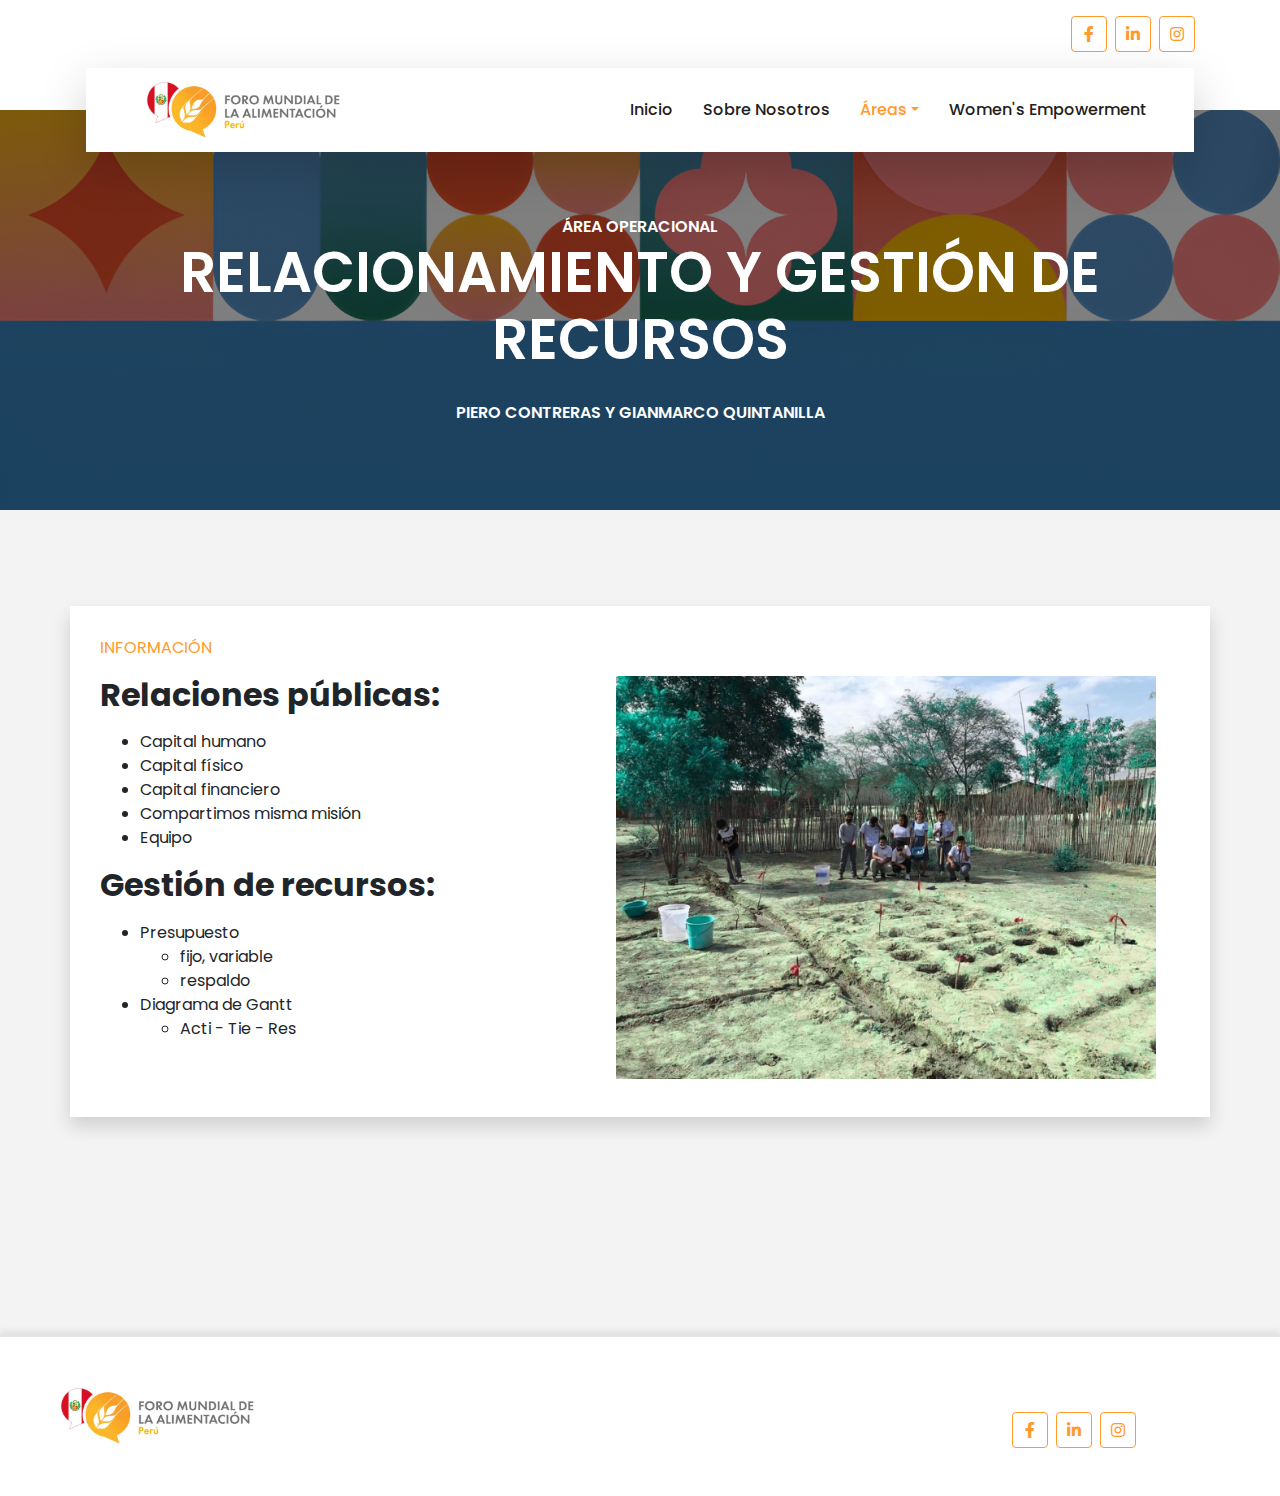
<file: relacionamiento.html>
<!DOCTYPE html>
<html lang="es">
  <head>
    <meta charset="utf-8" />
    <title>WFF Perú Chapter</title>
    <meta content="width=device-width, initial-scale=1.0" name="viewport" />
    <link href="img/logoWFFPeru.png" rel="icon" />
    <link rel="preconnect" href="https://fonts.gstatic.com" />
    <link
      href="https://cdnjs.cloudflare.com/ajax/libs/font-awesome/5.10.0/css/all.min.css"
      rel="stylesheet"
    />
    <link
      href="https://fonts.googleapis.com/css2?family=Poppins:wght@400;500;600;700&display=swap"
      rel="stylesheet"
    />
    <link href="css/style.css" rel="stylesheet" />
    <link href="css/wffStyle.css" rel="stylesheet" />
  </head>
  <body>
    <div class="bg-light">
      <div class="container-fluid pt-3 d-none d-lg-block">
        <div class="container">
          <div class="row">
            <div class="col-lg-6 text-center text-lg-left mb-2 mb-lg-0">
              <div class="d-inline-flex align-items-center">
                <p><!--<i class="fa fa-envelope mr-2"></i>--></p>
              </div>
            </div>
            <div class="col-lg-6 text-center text-lg-right">
              <div class="d-flex justify-content-end">
                <a
                  class="btn btn-outline-primary btn-redes mr-2"
                  href="https://www.facebook.com/WFFPeruChapter"
                  ><i class="fab fa-facebook-f"></i
                ></a>
                <a
                  class="btn btn-outline-primary btn-redes mr-2"
                  href="https://www.linkedin.com/company/wffperuchapter/posts/?feedView=all"
                  ><i class="fab fa-linkedin-in"></i
                ></a>
                <a
                  class="btn btn-outline-primary btn-redes"
                  href="https://www.instagram.com/wff_peru_chapter/"
                  ><i class="fab fa-instagram"></i
                ></a>
              </div>
            </div>
          </div>
        </div>
      </div>

      <div class="container-fluid position-relative nav-bar p-0">
        <div
          class="container-lg position-relative p-0 px-lg-3"
          style="z-index: 9"
        >
          <nav
            class="navbar navbar-expand-lg bg-light navbar-light shadow-lg py-3 py-lg-0 pl-3 pl-lg-5"
          >
            <a href="index.html" class="desktop">
              <img class="logoWFF" src="img/WFFPeru.png" alt="Logo" />
            </a>
            <a href="index.html" class="movil">
              <img class="logoWFF" src="img/logoWFFPeru.png" alt="Logo" />
            </a>
            <button
              type="button"
              class="navbar-toggler"
              data-toggle="collapse"
              data-target="#navbarCollapse"
            >
              <span class="navbar-toggler-icon"></span>
            </button>
            <div
              class="collapse navbar-collapse justify-content-between px-3"
              id="navbarCollapse"
            >
              <div class="navbar-nav ml-auto py-0">
                <a href="index.html" class="nav-item nav-link">Inicio</a>
                <a href="nosotros.html" class="nav-item nav-link"
                  >Sobre Nosotros</a
                >
                <div class="nav-item dropdown">
                  <a
                    class="nav-link dropdown-toggle active"
                    data-toggle="dropdown"
                    >Áreas</a
                  >
                  <div class="dropdown-menu border-0 rounded-0 m-0">
                    <a href="educacionycultura.html" class="dropdown-item"
                      >Educación y Cultura</a
                    >
                    <a href="cienciaeinnovacion.html" class="dropdown-item"
                      >Ciencia e Innovación</a
                    >
                    <a href="politicasygobernanza.html" class="dropdown-item"
                      >Políticas y Gobernanza</a
                    >
                    <a href="comunicaciones.html" class="dropdown-item"
                      >Gestión de las<br />Comunicaciones</a
                    >
                    <a href="relacionamiento.html" class="dropdown-item active"
                      >Relacionamiento y<br />Gestión de Recursos</a
                    >
                  </div>
                </div>
                <a href="womensEmpowerment.html" class="nav-item nav-link"
                  >Women's Empowerment</a
                >
              </div>
            </div>
          </nav>
        </div>
      </div>

      <div class="container-fluid cabecera">
        <div class="container">
          <div
            class="d-flex flex-column align-items-center justify-content-center"
            style="min-height: 400px"
          >
            <div class="d-inline-flex text-white">
              <p class="m-0 text-uppercase">
                <a class="text-white">Área operacional</a>
              </p>
            </div>
            <h3 class="display-4 text-white text-uppercase">
              Relacionamiento y Gestión de Recursos
            </h3>
            <div class="d-inline-flex text-white">
              <p class="m-0 text-uppercase">
                Piero Contreras y GianMarco Quintanilla
              </p>
            </div>
          </div>
        </div>
      </div>
    </div>

    <div class="container-fluid py-5">
      <div class="container py-5">
        <div class="row">
          <div class="bloque-completo">
            <div class="pb-3" style="width: 100%">
              <div
                class="bg-white sombreadoBloque mb-3 clearfix"
                style="padding: 30px"
              >
                <div class="d-flex mb-3">
                  <a
                    class="text-primary text-uppercase text-decoration-none"
                    href=""
                    >INFORMACIÓN</a
                  >
                </div>
                <img
                  class="img-fluid img-w float-right mr-4 mb-2"
                  src="img/relacionamiento.png"
                />
                <h2 class="mb-3">Relaciones públicas:</h2>
                <ul>
                  <li>Capital humano</li>
                  <li>Capital físico</li>
                  <li>Capital financiero</li>
                  <li>Compartimos misma misión</li>
                  <li>Equipo</li>
                </ul>
                <h2 class="mb-3">Gestión de recursos:</h2>
                <ul>
                  <li>Presupuesto</li>
                  <ul>
                    <li>fijo, variable</li>
                    <li>respaldo</li>
                  </ul>
                  <li>Diagrama de Gantt</li>
                  <ul>
                    <li>Acti - Tie - Res</li>
                  </ul>
                </ul>
              </div>
            </div>
          </div>
        </div>
      </div>
    </div>

    <div
      class="footer-max container-fluid text-white-50 py-5 px-sm-3 px-lg-5"
      style="margin-top: 90px"
    >
      <div class="footerwff">
        <div class="footer-sub">
          <a href="index.html" class="desktop">
            <img class="logoWFF" src="img/WFFPeru.png" alt="Logo" />
          </a>
          <a href="index.html" class="movil">
            <img class="logoWFF" src="img/logoWFFPeru.png" alt="Logo" />
          </a>
          <div class="redes">
            <h6 class="text-DARK text-uppercase" style="letter-spacing: 5px">
              Siguenos
            </h6>
            <div class="d-flex justify-content-start">
              <a
                class="btn btn-outline-primary btn-redes mr-2"
                href="https://www.facebook.com/WFFPeruChapter"
                ><i class="fab fa-facebook-f"></i
              ></a>
              <a
                class="btn btn-outline-primary btn-redes mr-2"
                href="https://www.linkedin.com/company/wffperuchapter/posts/?feedView=all"
                ><i class="fab fa-linkedin-in"></i
              ></a>
              <a
                class="btn btn-outline-primary btn-redes"
                href="https://www.instagram.com/wff_peru_chapter/"
                ><i class="fab fa-instagram"></i
              ></a>
            </div>
          </div>
        </div>
      </div>
    </div>

    <a href="#" class="btn btn-lg btn-primary bloque-subir"
      ><i class="fa fa-angle-double-up"></i
    ></a>

    <script src="https://code.jquery.com/jquery-3.4.1.min.js"></script>
    <script src="https://stackpath.bootstrapcdn.com/bootstrap/4.4.1/js/bootstrap.bundle.min.js"></script>
    <script src="lib/easing/easing.min.js"></script>

    <script src="js/main.js"></script>
  </body>
</html>
</file>
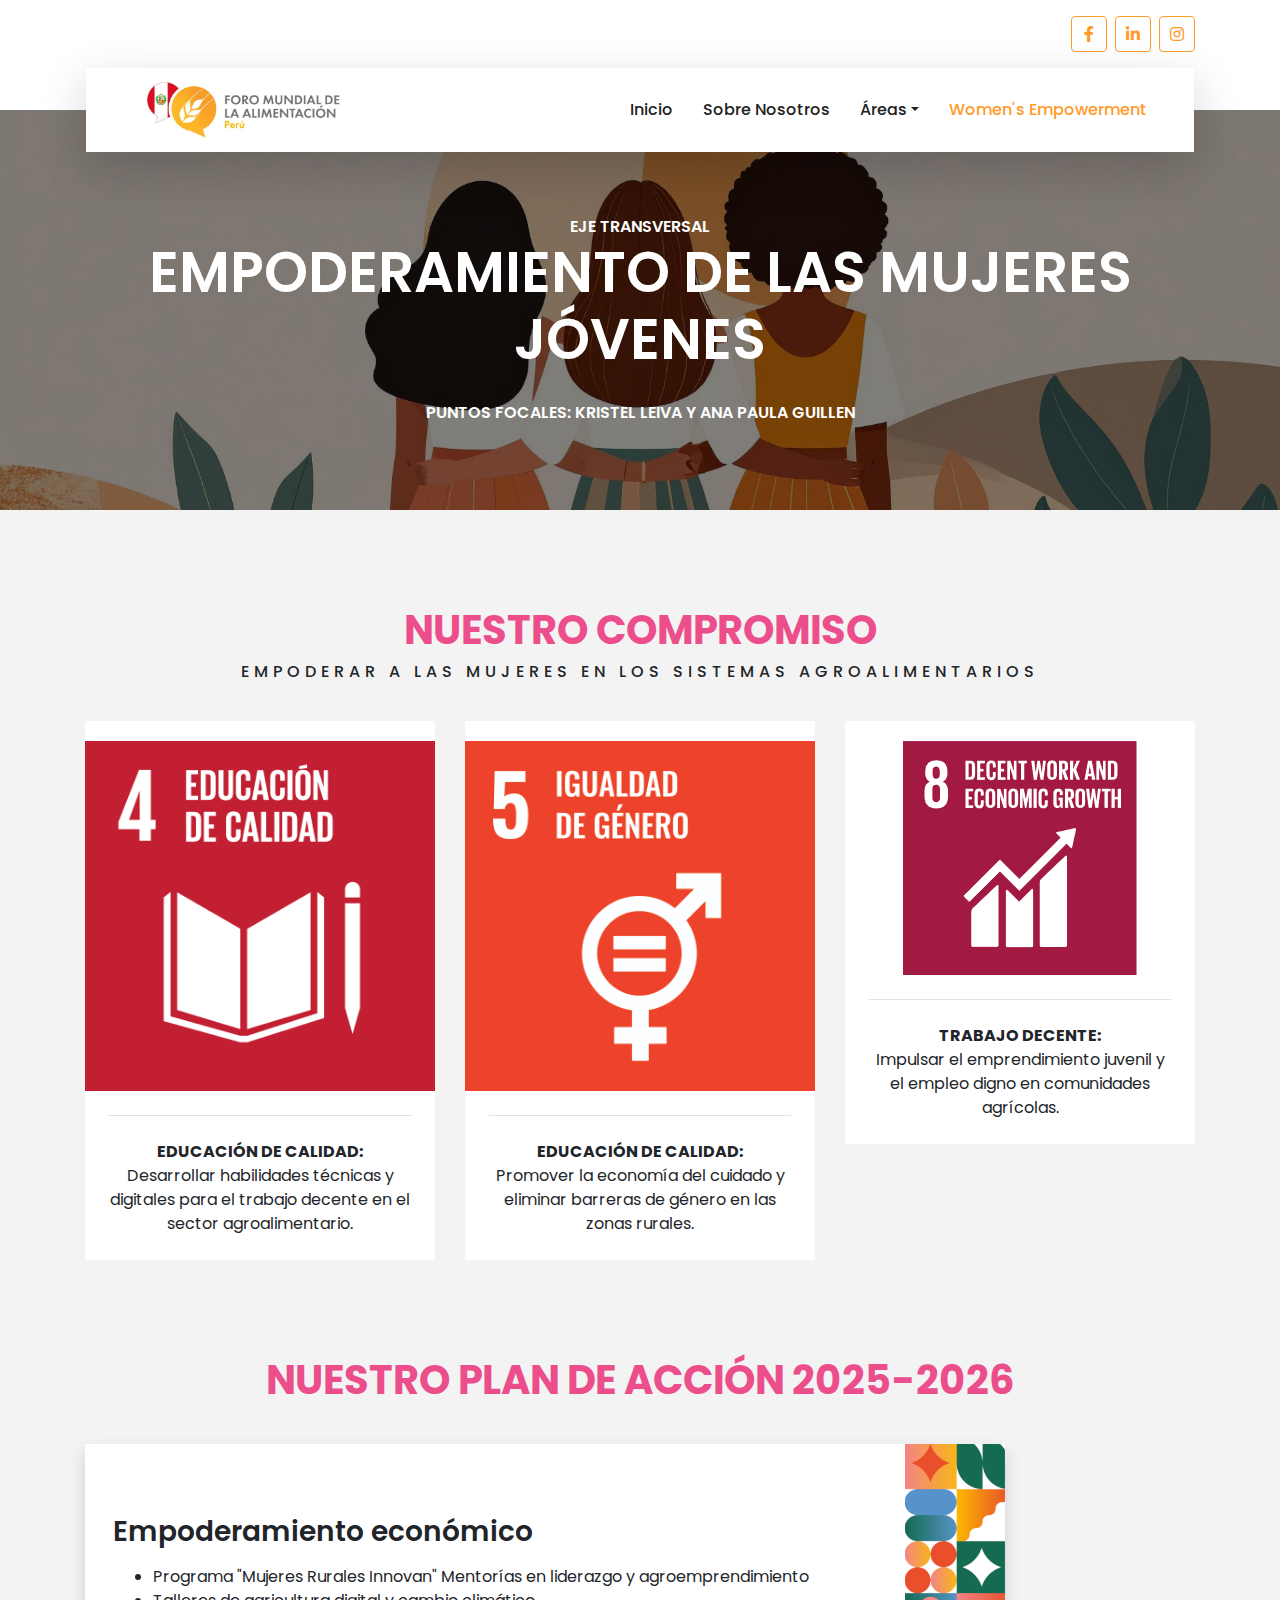
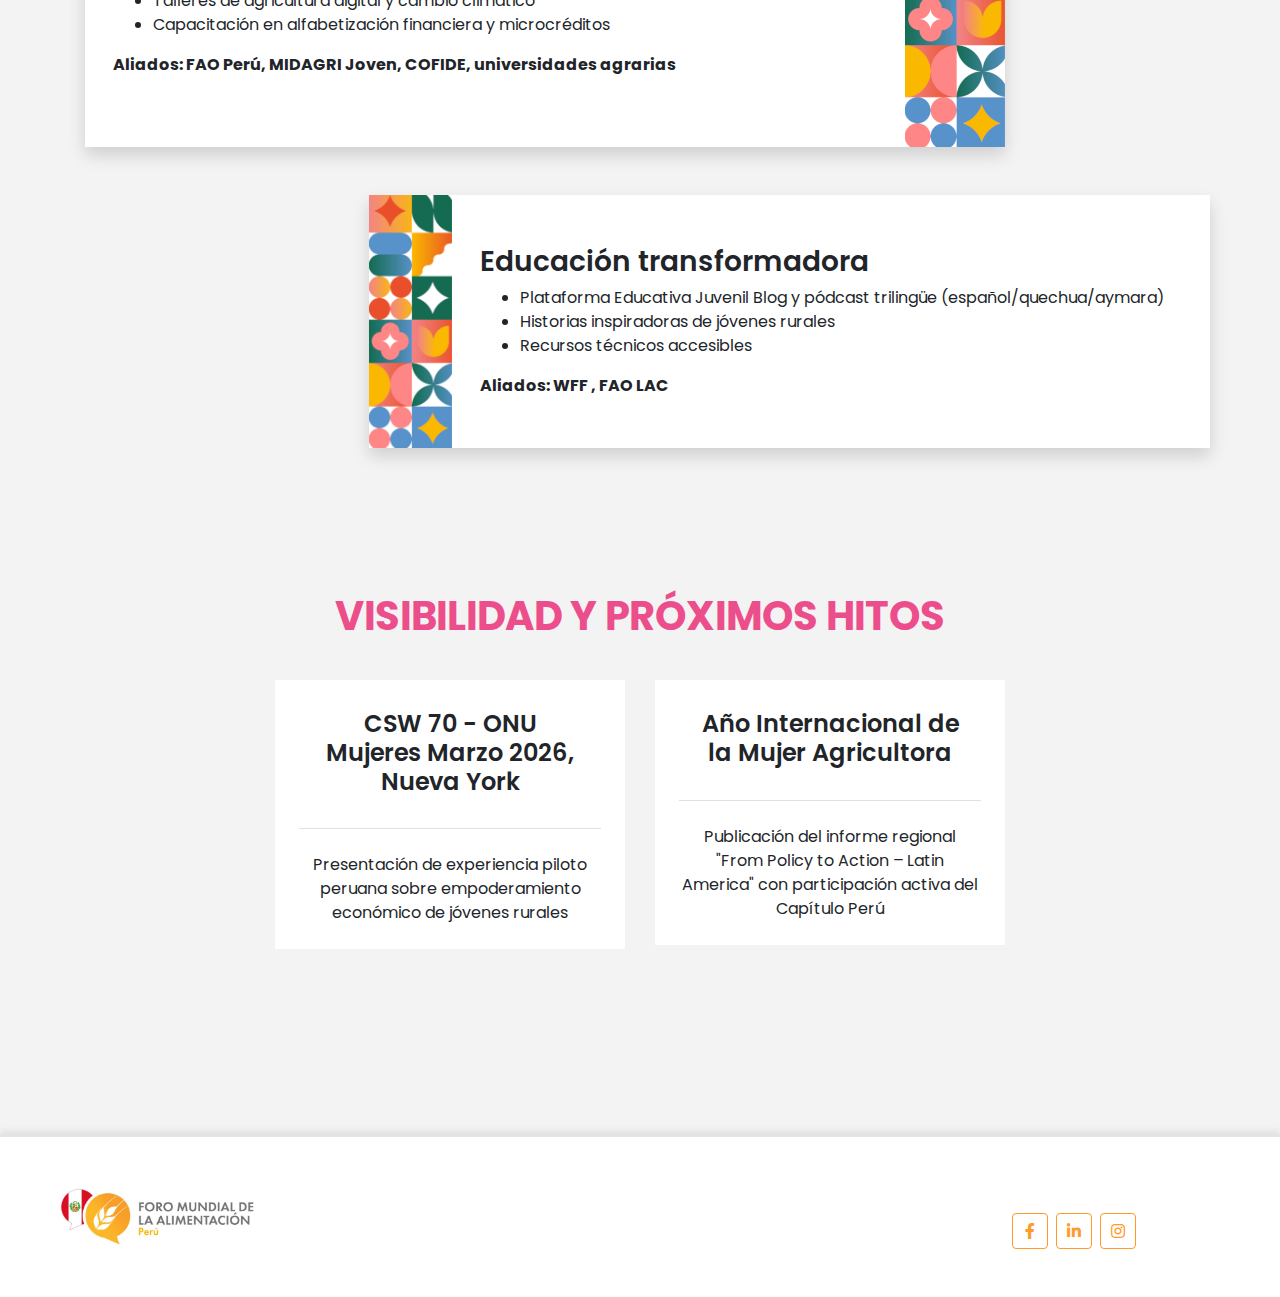
<file: womensEmpowerment.html>
<!DOCTYPE html>
<html lang="es">
  <head>
    <meta charset="utf-8" />
    <title>WFF Perú Chapter</title>
    <meta content="width=device-width, initial-scale=1.0" name="viewport" />
    <link href="img/logoWFFPeru.png" rel="icon" />
    <link rel="preconnect" href="https://fonts.gstatic.com" />
    <link
      href="https://cdnjs.cloudflare.com/ajax/libs/font-awesome/5.10.0/css/all.min.css"
      rel="stylesheet"
    />
    <link
      href="https://fonts.googleapis.com/css2?family=Poppins:wght@400;500;600;700&display=swap"
      rel="stylesheet"
    />
    <link href="css/style.css" rel="stylesheet" />
    <link href="css/wffStyle.css" rel="stylesheet" />
  </head>

  <body>
    <div class="bg-light">
      <div class="container-fluid pt-3 d-none d-lg-block">
        <div class="container">
          <div class="row">
            <div class="col-lg-6 text-center text-lg-left mb-2 mb-lg-0">
              <div class="d-inline-flex align-items-center">
                <p><!--<i class="fa fa-envelope mr-2"></i>--></p>
              </div>
            </div>
            <div class="col-lg-6 text-center text-lg-right">
              <div class="d-flex justify-content-end">
                <a
                  class="btn btn-outline-primary btn-redes mr-2"
                  href="https://www.facebook.com/WFFPeruChapter"
                  ><i class="fab fa-facebook-f"></i
                ></a>
                <a
                  class="btn btn-outline-primary btn-redes mr-2"
                  href="https://www.linkedin.com/company/wffperuchapter/posts/?feedView=all"
                  ><i class="fab fa-linkedin-in"></i
                ></a>
                <a
                  class="btn btn-outline-primary btn-redes"
                  href="https://www.instagram.com/wff_peru_chapter/"
                  ><i class="fab fa-instagram"></i
                ></a>
              </div>
            </div>
          </div>
        </div>
      </div>

      <div class="container-fluid position-relative nav-bar p-0">
        <div
          class="container-lg position-relative p-0 px-lg-3"
          style="z-index: 9"
        >
          <nav
            class="navbar navbar-expand-lg bg-light navbar-light shadow-lg py-3 py-lg-0 pl-3 pl-lg-5"
          >
            <a href="index.html" class="desktop">
              <img class="logoWFF" src="img/WFFPeru.png" alt="Logo" />
            </a>
            <a href="index.html" class="movil">
              <img class="logoWFF" src="img/logoWFFPeru.png" alt="Logo" />
            </a>
            <button
              type="button"
              class="navbar-toggler"
              data-toggle="collapse"
              data-target="#navbarCollapse"
            >
              <span class="navbar-toggler-icon"></span>
            </button>
            <div
              class="collapse navbar-collapse justify-content-between px-3"
              id="navbarCollapse"
            >
              <div class="navbar-nav ml-auto py-0">
                <a href="index.html" class="nav-item nav-link">Inicio</a>
                <a href="nosotros.html" class="nav-item nav-link"
                  >Sobre Nosotros</a
                >
                <div class="nav-item dropdown">
                  <a class="nav-link dropdown-toggle" data-toggle="dropdown"
                    >Áreas</a
                  >
                  <div class="dropdown-menu border-0 rounded-0 m-0">
                    <a href="educacionycultura.html" class="dropdown-item"
                      >Educación y Cultura</a
                    >
                    <a href="cienciaeinnovacion.html" class="dropdown-item"
                      >Ciencia e Innovación</a
                    >
                    <a href="politicasygobernanza.html" class="dropdown-item"
                      >Políticas y Gobernanza</a
                    >
                    <a href="comunicaciones.html" class="dropdown-item"
                      >Gestión de las<br />Comunicaciones</a
                    >
                    <a href="relacionamiento.html" class="dropdown-item"
                      >Relacionamiento de<br />Gestión de Recursos</a
                    >
                  </div>
                </div>
                <a
                  href="womensEmpowerment.html"
                  class="nav-item nav-link active"
                  >Women's Empowerment</a
                >
              </div>
            </div>
          </nav>
        </div>
      </div>

      <div class="container-fluid cabecera-women">
        <div class="container">
          <div
            class="d-flex flex-column align-items-center justify-content-center"
            style="min-height: 400px"
          >
            <div class="d-inline-flex text-white">
              <p class="m-0 text-uppercase">
                <a class="text-white">Eje transversal</a>
              </p>
            </div>
            <h3
              class="display-4 text-white text-uppercase"
              style="text-align: center"
            >
              Empoderamiento de las mujeres Jóvenes
            </h3>
            <div class="d-inline-flex text-white">
              <p class="m-0 text-uppercase">
                Puntos focales: Kristel Leiva y Ana Paula Guillen
              </p>
            </div>
          </div>
        </div>
      </div>
    </div>

    <div class="container-fluid py-5">
      <div class="container pt-5 pb-3">
        <div class="text-center mb-3 pb-3">
          <h1 class="text-pink text-uppercase">Nuestro compromiso</h1>
          <h6 class="text-uppercase" style="letter-spacing: 5px">
            Empoderar a las mujeres en los Sistemas Agroalimentarios
          </h6>
        </div>
        <div class="row">
          <div class="col-lg-4 col-md-6 mb-4">
            <div class="bloque-info bg-white mb-2">
              <img class="img-fluid" src="img/ODS4.png" alt="" />
              <div class="p-4">
                <div class="border-top pt-4">
                  <span>
                    <b class="text-uppercase">Educación de calidad:</b><br />
                    Desarrollar habilidades técnicas y digitales para el trabajo
                    decente en el sector agroalimentario.
                  </span>
                </div>
              </div>
            </div>
          </div>
          <div class="col-lg-4 col-md-6 mb-4">
            <div class="bloque-info bg-white mb-2">
              <img class="img-fluid" src="img/ODS5.png" alt="" />
              <div class="p-4">
                <div class="border-top pt-4">
                  <span>
                    <b class="text-uppercase">Educación de calidad:</b><br />
                    Promover la economía del cuidado y eliminar barreras de
                    género en las zonas rurales.
                  </span>
                </div>
              </div>
            </div>
          </div>
          <div class="col-lg-4 col-md-6 mb-4">
            <div class="bloque-info bg-white mb-2">
              <img class="img-fluid" src="img/ODS8.png" alt="" />
              <div class="p-4">
                <div class="border-top pt-4">
                  <span>
                    <b class="text-uppercase">Trabajo decente: </b><br />
                    Impulsar el emprendimiento juvenil y el empleo digno en
                    comunidades agrícolas.
                  </span>
                </div>
              </div>
            </div>
          </div>
        </div>
      </div>
    </div>

    <div class="container-fluid">
      <div class="container">
        <div class="text-center mb-3 pb-3">
          <h1 class="text-pink text-uppercase">
            Nuestro Plan de acción 2025-2026
          </h1>
        </div>
      </div>
    </div>

    <div class="container-fluid">
      <div class="container">
        <div class="row">
          <div class="col-lg-10">
            <div class="cuadro-flotante shadow bg-white">
              <div class="cuadro">
                <div class="cuadro-text">
                  <h3 class="mb-3">Empoderamiento económico</h3>
                  <ul>
                    <li>
                      Programa "Mujeres Rurales Innovan" Mentorías en liderazgo
                      y agroemprendimiento
                    </li>
                    <li>Talleres de agricultura digital y cambio climático</li>
                    <li>
                      Capacitación en alfabetización financiera y microcréditos
                    </li>
                  </ul>
                  <b
                    >Aliados: FAO Perú, MIDAGRI Joven, COFIDE, universidades
                    agrarias</b
                  >
                </div>
                <div class="">
                  <img src="img/deco.png" class="decor-img" alt="" />
                </div>
              </div>
            </div>
          </div>
        </div>
      </div>
    </div>

    <div class="container-fluid py-5">
      <div class="container">
        <div class="row">
          <div class="col-lg-13 ml-auto">
            <div class="cuadro-flotante shadow bg-white">
              <div class="cuadro">
                <div class="">
                  <img src="img/deco.png" class="img-fluid decor-img" alt="" />
                </div>

                <div class="cuadro-text">
                  <h3 class="">Educación transformadora</h3>
                  <ul>
                    <li>
                      Plataforma Educativa Juvenil Blog y pódcast trilingüe
                      (español/quechua/aymara)
                    </li>
                    <li>Historias inspiradoras de jóvenes rurales</li>
                    <li>Recursos técnicos accesibles</li>
                  </ul>
                  <b>Aliados: WFF , FAO LAC</b>
                </div>
              </div>
            </div>
          </div>
        </div>
      </div>
    </div>

    <div class="container-fluid py-5">
      <div class="container pt-5 pb-3">
        <div class="text-center mb-3 pb-3">
          <h1 class="text-pink text-uppercase">Visibilidad y próximos hitos</h1>
        </div>
        <div class="row bloque-dual">
          <div class="col-lg-4 col-md-6 mb-4">
            <div class="hitos bg-white mb-2">
              <h4>CSW 70 - ONU Mujeres Marzo 2026, Nueva York</h4>
              <div class="p-4">
                <div class="border-top pt-4">
                  <span>
                    Presentación de experiencia piloto peruana sobre
                    empoderamiento económico de jóvenes rurales
                  </span>
                </div>
              </div>
            </div>
          </div>
          <div class="col-lg-4 col-md-6 mb-4">
            <div class="hitos bg-white mb-2">
              <h4>Año Internacional de la Mujer Agricultora</h4>
              <div class="p-4">
                <div class="border-top pt-4">
                  <span>
                    Publicación del informe regional "From Policy to Action –
                    Latin America" con participación activa del Capítulo Perú
                  </span>
                </div>
              </div>
            </div>
          </div>
        </div>
      </div>
    </div>

    <div
      class="footer-max container-fluid text-white-50 py-5 px-sm-3 px-lg-5"
      style="margin-top: 90px"
    >
      <div class="footerwff">
        <div class="footer-sub">
          <a href="index.html" class="desktop">
            <img class="logoWFF" src="img/WFFPeru.png" alt="Logo" />
          </a>
          <a href="index.html" class="movil">
            <img class="logoWFF" src="img/logoWFFPeru.png" alt="Logo" />
          </a>
          <div class="redes">
            <h6 class="text-DARK text-uppercase" style="letter-spacing: 5px">
              Siguenos
            </h6>
            <div class="d-flex justify-content-start">
              <a
                class="btn btn-outline-primary btn-redes mr-2"
                href="https://www.facebook.com/WFFPeruChapter"
                ><i class="fab fa-facebook-f"></i
              ></a>
              <a
                class="btn btn-outline-primary btn-redes mr-2"
                href="https://www.linkedin.com/company/wffperuchapter/posts/?feedView=all"
                ><i class="fab fa-linkedin-in"></i
              ></a>
              <a
                class="btn btn-outline-primary btn-redes"
                href="https://www.instagram.com/wff_peru_chapter/"
                ><i class="fab fa-instagram"></i
              ></a>
            </div>
          </div>
        </div>
      </div>
    </div>

    <a href="#" class="btn btn-lg btn-primary bloque-subir"
      ><i class="fa fa-angle-double-up"></i
    ></a>

    <script src="https://code.jquery.com/jquery-3.4.1.min.js"></script>
    <script src="https://stackpath.bootstrapcdn.com/bootstrap/4.4.1/js/bootstrap.bundle.min.js"></script>
    <script src="lib/easing/easing.min.js"></script>

    <script src="js/main.js"></script>
  </body>
</html>
</file>
<file: css/wffStyle.css>
/* =========================
   BASE / TIPOGRAFÍA
========================= */

h1,
h2,
.font-weight-bold {
  font-weight: 700 !important;
}

h3,
h4,
.font-weight-semi-bold {
  font-weight: 600 !important;
}

h5,
h6,
.font-weight-medium {
  font-weight: 500 !important;
}

.text-pink {
  color: #ec4e8c;
}

.grid {
  text-align: center;
}

/* =========================
   BOTONES / INTERACCIÓN
========================= */

.btn-redes {
  height: 36px;
  width: 36px;
  padding: 0;
  text-align: center;
  display: flex;
  align-items: center;
  justify-content: center;
}

.bloque-subir {
  right: 46px;
  bottom: 44px;
  position: fixed;
  z-index: 11;
  display: none;
}

/* =========================
   COLORES UTILITARIOS
========================= */

.Rosa {
  background-color: #ff8686;
}

.Verde {
  background-color: #136c51;
}

.Amarillo {
  background-color: #fbb800;
}

.VerdeLimon {
  background-color: #6cac1b;
}

.Azul {
  background-color: #5792ca;
}

.b1 {
  background-color: #c49545;
}

.b2 {
  background-color: #ed3541;
}

.b3 {
  background-color: #01cd8e;
}

/* =========================
   NAV / HEADER
========================= */

.barra::before {
  content: "";
  position: absolute;
  inset: 0 0 50% 0;
  background-color: #f3f3f3;
}

.navbar-light .navbar-nav .nav-link {
  color: #212121;
  padding: 30px 15px;
  font-weight: 500;
  outline: none;
}

.navbar .navbar-nav .nav-link:hover,
.navbar .navbar-nav .nav-link.active {
  color: #ff9a2b;
}

/* =========================
   CABECERAS
========================= */

.cabecera-other,
.cabecera-women {
  background-repeat: no-repeat;
  background-size: cover;
  background-position: center;
}

.cabecera {
  background-image:
    linear-gradient(rgba(0, 0, 0, .5), rgba(0, 0, 0, .5)),
    url(../img/FondoFAO4.png);
  background-repeat: no-repeat;
  background-size: cover;
}

.cabecera-women {
  background-image:
    linear-gradient(rgba(0, 0, 0, .5), rgba(0, 0, 0, .5)),
    url(../img/womenIlustration.png);
}

.cabecera-other {
  background-image:
    linear-gradient(rgba(0, 0, 0, .5), rgba(0, 0, 0, .5)),
    url(../img/mesacomite.jpg);
}

/* =========================
   ESTRUCTURAS FLEX
========================= */

.nuevo {
  display: flex;
  flex-direction: row-reverse;
}

.cuadro,
.cuadro-completo,
.cuadro-flotante {
  width: 100%;
  display: flex;
  justify-content: space-between;
}

.cuadro-text {
  margin: 28px;
  width: 100%;
  display: flex;
  flex-direction: column;
  justify-content: center;
}

.bloque-completo {
  display: flex;
  justify-content: center;
  width: 100%;
}

/* =========================
   CARRUSEL / OVERLAY
========================= */

.carrusel {
  inset: 0;
  z-index: 1;
  position: absolute;
  padding: 20px 0;
  text-align: center;
  color: #ffffff;
  background: rgba(0, 0, 0, 0.5);
}

/* =========================
   TARJETAS / BLOQUES
========================= */

.bloque {
  padding: 10px 22px;
  margin: 12px;
  display: inline-block;
  border-radius: 12px;
  font-weight: 500;
  color: #ffffff;
}

.bloque-info {
  transition: box-shadow .5s ease;
  text-align: center;
  padding-top: 20px;
}

.bloque-info:hover,
.bloque-texto {
  box-shadow: 0 0 30px #ccc;
}

.bloque-dual {
  justify-content: center;
}

.bloque-dual h4 {
  padding-left: 40px;
  padding-right: 40px;
  padding-top: 30px;
  text-align: center;
}

/* =========================
   PERFIL / EQUIPO
========================= */

.team-item {
  height: 92%;
  display: flex;
  flex-direction: column;
}

.perfil {
  transition: .5s;
}

.perfil:hover {
  box-shadow: 0 0 30px #ccc;
}

.perfil .perfil-img img {
  transition: .5s;
}

.perfil:hover .perfil-img img {
  transform: scale(1.2);
}

/* =========================
   OVERLAY REDES
========================= */

.red {
  inset: 0;
  position: absolute;
  display: flex;
  align-items: center;
  justify-content: center;
  transition: .5s;
}

.red .btn {
  opacity: 0;
  margin: 0 3px;
  margin-top: 100px;
  position: relative;
}

.perfil:hover .red {
  background: rgba(0, 0, 0, .3);
}

.perfil:hover .red .btn {
  opacity: 1;
  margin-top: 0;
  transition-duration: .3s;
}

/* =========================
   ÁREAS / DESTINOS
========================= */

.areas img {
  transition: .5s;
}

.areas:hover img {
  transform: scale(1.5);
}

.area-a {
  inset: 30px;
  z-index: 1;
  position: absolute;
  display: flex;
  align-items: center;
  justify-content: center;
  flex-direction: column;
  background: rgba(0, 0, 0, .3);
  border: 1px solid rgba(255, 255, 255, .5);
  transition: .5s;
}

.areas:hover .area-a {
  inset: 0;
  border-width: 30px;
}

/* =========================
   FOOTER / LOGOS
========================= */

.footer-sub {
  display: flex;
  align-items: center;
  justify-content: space-between;
}

.footer-max {
  background-color: #fff;
  border-top: 2px solid #e4e4e4;
  box-shadow: 0 -4px 6px rgba(0, 0, 0, .08);
}

.logoWFF {
  height: 58px;
  margin: 0 12px;
}

.redes {
  margin-right: 96px;
  display: flex;
  align-items: center;
  flex-direction: column;
}

/* =========================
   SOMBRAS
========================= */

.sombreadoBloque {
  box-shadow: 0 0.6rem 1.1rem rgba(0, 0, 0, .15) !important;
}

.boxShadowRosa {
  box-shadow: 0 .15rem .3rem #ff8686 !important;
}

.boxShadowAmarillo {
  box-shadow: 0 .15rem .3rem #fbb800 !important;
}

.boxShadowVerde {
  box-shadow: 0 .15rem .3rem #136c51 !important;
}

/* =========================
   VISIBILIDAD
========================= */

.desktop,
.desktop270 {
  display: block;
}

.movil,
.movil270 {
  display: none;
}

.b1,
.b2,
.b3 {
  display: flex;
}

.img-w {
  width: 50%;
}

.perfil {
  height: 90%;
}

/* =========================
   MEDIA QUERIES
========================= */

@media (max-width: 1200px) {
  .display-4 {
    font-size: calc(1.475rem + 2.7vw);
  }

  h1,
  .h1 {
    font-size: calc(1.375rem + 1.5vw);
  }
}

@media (max-width: 991.98px) {
  .navbar-light .navbar-nav .nav-link {
    padding: 10px 15px;
  }
}

@media (min-width: 992px) {

  #header-carousel,
  .cabecera,
  .cabecera-other,
  .cabecera-women {
    margin-top: -42px;
  }

  .about-text {
    margin-left: -120px;
  }

  .about-text-right {
    margin-right: -120px;
  }
}

@media (max-width: 770px) {

  .imagenLateral,
  .decor-img,
  .decor-img-comu {
    display: none;
  }
}

@media (max-width: 576px) {
  .carrusel h4 {
    font-size: 18px;
  }

  .carrusel h1 {
    font-size: 30px;
  }

  .footer-sub {
    flex-direction: column;
    align-items: flex-start;
  }

  .perfil {
    height: 100%;
  }
}

@media (max-width: 330px) {
  .desktop {
    display: none;
  }

  .movil {
    display: block;
  }

  .b1,
  .b2,
  .b3 {
    display: none;
  }
}

@media (max-width: 500px) {
  .img-w {
    width: 100%;
    float: none;
  }
}

@media (max-width: 270px) {
  .desktop270 {
    display: none;
  }

  .movil270 {
    display: block;
  }
}


body {
  background-color: #f3f3f3;
}

.cabecera h3 {
  text-align: center;
}

.col-lg-4 h5,
.container-fluid .m-0 {
  text-align: center;
}

.cuadroAboutInfo {
  background-color: #ffffff;
  box-shadow: 0 0 30px #ccc;
  margin-bottom: 20px;
}

.cuadroAboutInfo .m-0 {
  padding: 20px;
}

.marcado {
  padding: 10px;
  color: #ffffff;
  font-weight: 600;
  text-align: center;
  margin-bottom: 20px;
}

.cuadroAboutInfo .marcado {
  margin-bottom: 0px;
}


.text-extra {
  color: #e94f2b !important;
}

.decor-img {
  width: 100px;
  height: 100%;
}

.hitos .p-4 {
  text-align: center;
}

.btn-outline-extra {
  color: #fff;
  background-color: #ff9a2b;
  border-color: #ff9a2b;
}

.btn-outline-extra:hover {
  color: #fff;
  box-shadow: 0 0 0 0.2rem #ff992b75;
}

.nav-item.dropdown:hover>.nav-link {
  color: #ff9a2b;
}

.perfil.active .red {
  background: rgba(0, 0, 0, .3);
}

.perfil.active .red .btn {
  opacity: 1;
  margin-top: 0;
  transition-duration: .3s;
}

.perfil.active .perfil-img img {
  transform: scale(1.2);
}

p.m-0.text-uppercase {
  font-weight: 600;
  padding-top: 20px;
}
</file>
